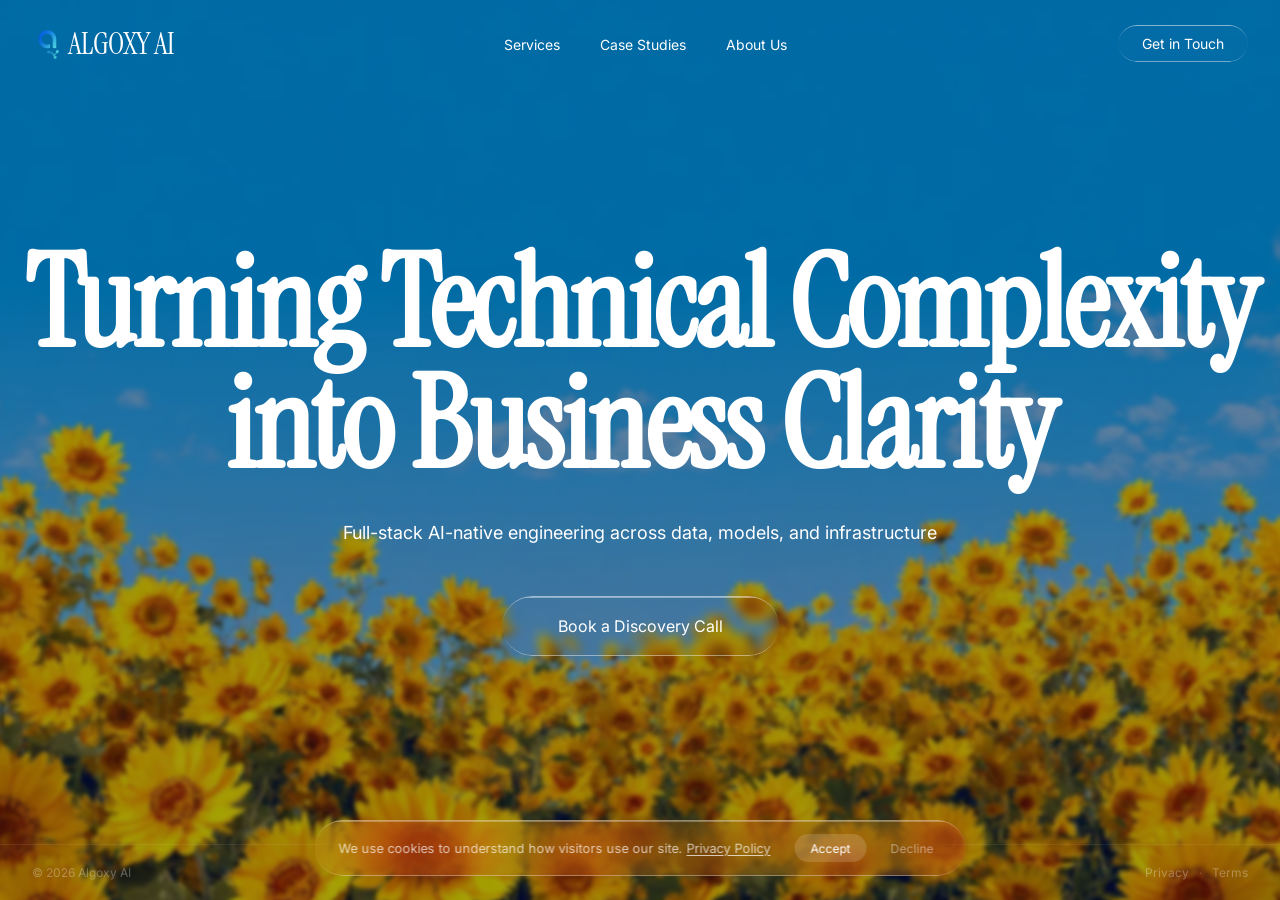
<file: index.html>
<!DOCTYPE html>
<html lang="en">
<head>
  <meta charset="UTF-8" />
  <meta name="viewport" content="width=device-width, initial-scale=1.0" />
  <title>Algoxy AI | AI-native Full-Stack Engineering</title>
  <meta name="description" content="Full-stack AI engineering across data, models, and infrastructure - turning technical complexity into business clarity." />
  <!-- Open Graph -->
  <meta property="og:type"        content="website" />
  <meta property="og:site_name"   content="Algoxy AI" />
  <meta property="og:url"         content="https://algoxy.ai" />
  <meta property="og:title"       content="Algoxy AI | AI-native Full-Stack Engineering" />
  <meta property="og:description" content="Full-stack AI engineering across data, models, and infrastructure - turning technical complexity into business clarity." />
  <meta property="og:image"       content="https://algoxy.ai/src/og-image.png" />
  <!-- Twitter / X -->
  <meta name="twitter:card"        content="summary_large_image" />
  <meta name="twitter:title"       content="Algoxy AI | AI-native Full-Stack Engineering" />
  <meta name="twitter:description" content="Full-stack AI engineering across data, models, and infrastructure - turning technical complexity into business clarity." />
  <meta name="twitter:image"       content="https://algoxy.ai/src/og-image.png" />
  <link rel="icon" type="image/png" href="src/logo.png" />
  <!-- Analytics loaded conditionally via src/consent.js -->
  <link rel="preconnect" href="https://fonts.googleapis.com" />
  <link rel="preconnect" href="https://fonts.gstatic.com" crossorigin />
  <link href="https://fonts.googleapis.com/css2?family=Instrument+Serif:ital@0;1&family=Inter:wght@400;500&display=swap" rel="stylesheet" />

  <style>
    html {
      scroll-behavior: smooth;
    }

    *, *::before, *::after {
      box-sizing: border-box;
      margin: 0;
      padding: 0;
    }

    body {
      background-color: hsl(0, 0%, 0%);
      color: #fff;
      font-family: 'Inter', sans-serif;
      -webkit-font-smoothing: antialiased;
    }

    h1, h2, h3, h4, h5, h6 {
      font-family: 'Instrument Serif', serif;
    }

    /* ── Liquid Glass ─────────────────────────────────────────── */
    .liquid-glass {
      position: relative;
      background: rgba(255, 255, 255, 0.01);
      background-blend-mode: luminosity;
      backdrop-filter: blur(4px);
      -webkit-backdrop-filter: blur(4px);
      border: none;
      box-shadow: inset 0 1px 1px rgba(255, 255, 255, 0.15);
      overflow: hidden;
      cursor: pointer;
      color: #fff;
      font-family: 'Inter', sans-serif;
      transition: scale 0.2s ease;
    }

    .liquid-glass:hover {
      scale: 1.03;
    }

    .liquid-glass::before {
      content: '';
      position: absolute;
      inset: 0;
      border-radius: inherit;
      padding: 1.4px;
      background: linear-gradient(
        180deg,
        rgba(255, 255, 255, 0.45) 0%,
        rgba(255, 255, 255, 0.15) 20%,
        rgba(255, 255, 255, 0) 40%,
        rgba(255, 255, 255, 0) 60%,
        rgba(255, 255, 255, 0.15) 80%,
        rgba(255, 255, 255, 0.45) 100%
      );
      -webkit-mask: linear-gradient(#fff 0 0) content-box, linear-gradient(#fff 0 0);
      -webkit-mask-composite: xor;
      mask-composite: exclude;
      pointer-events: none;
    }

    /* ── Animations ───────────────────────────────────────────── */
    @keyframes fade-rise {
      from {
        opacity: 0;
        transform: translateY(24px);
      }
      to {
        opacity: 1;
        transform: translateY(0);
      }
    }

    .animate-fade-rise {
      animation: fade-rise 0.8s ease-out 0.2s both;
    }

    .animate-fade-rise-delay {
      animation: fade-rise 0.8s ease-out 0.4s both;
    }

    .animate-fade-rise-delay-2 {
      animation: fade-rise 0.8s ease-out 0.6s both;
    }

    /* ── Section ──────────────────────────────────────────────── */
    .hero-section {
      position: relative;
      min-height: 100vh;
      overflow: hidden;
      background: #000;
      display: flex;
      flex-direction: column;
    }

    /* ── Background Video ─────────────────────────────────────── */
    .hero-video {
      position: absolute;
      inset: 0;
      width: 100%;
      height: 100%;
      object-fit: cover;
      z-index: 0;
      filter: blur(2px);
      transform: scale(1.04); /* prevents blurred edges showing */
    }

    /* ── Overlay (subtle darkening over video) ────────────────── */
    .hero-overlay {
      position: absolute;
      inset: 0;
      background: rgba(0, 0, 0, 0.35);
      z-index: 1;
    }

    /* ── Navbar ───────────────────────────────────────────────── */
    .navbar {
      position: relative;
      z-index: 10;
      display: flex;
      flex-direction: row;
      justify-content: space-between;
      align-items: center;
      padding: 1.5rem 2rem;
      max-width: 80rem;
      width: 100%;
      margin: 0 auto;
    }

    .navbar-brand {
      font-family: 'Instrument Serif', serif;
      font-size: 1.875rem;
      letter-spacing: -0.025em;
      color: #fff;
      text-decoration: none;
      white-space: nowrap;
      display: flex;
      align-items: center;
      gap: 0.25rem;
    }

    .navbar-logo {
      height: 2rem;
      width: auto;
      display: block;
    }

    .navbar-links {
      display: none;
      flex-direction: row;
      gap: 2.5rem;
      list-style: none;
      flex: 1;
      justify-content: center;
    }

    .navbar-links a {
      font-size: 0.875rem;
      color: #fff;
      text-decoration: none;
      opacity: 1;
      transition: opacity 0.2s ease;
    }

    .navbar-links a:hover {
      opacity: 0.8;
    }

    .navbar-cta {
      border-radius: 9999px;
      padding: 0.625rem 1.5rem;
      font-size: 0.875rem;
    }

    @media (min-width: 768px) {
      .navbar-links {
        display: flex;
      }
    }

    /* ── Hero Content ─────────────────────────────────────────── */
    .hero-content {
      position: relative;
      z-index: 10;
      flex: 1;
      display: flex;
      flex-direction: column;
      align-items: center;
      justify-content: center;
      text-align: center;
      padding: 2rem 1.5rem 4rem;
    }

    .hero-h1 {
      font-family: 'Instrument Serif', serif;
      font-size: clamp(3rem, 10vw, 6rem);
      line-height: 0.95;
      letter-spacing: -0.153rem;
      max-width: 80rem;
      color: #fff;
    }

    @media (min-width: 640px) {
      .hero-h1 {
        font-size: clamp(3rem, 12vw, 7rem);
      }
    }

    @media (min-width: 768px) {
      .hero-h1 {
        font-size: 8rem;
      }
      .desktop-break { display: inline; }
    }

    .desktop-break { display: none; }

    .hero-p {
      font-family: 'Inter', sans-serif;
      font-size: 1rem;
      max-width: 42rem;
      margin-top: 2rem;
      line-height: 1.7;
      color: #fff;
    }

    @media (min-width: 640px) {
      .hero-p {
        font-size: 1.125rem;
      }
    }

    .hero-cta {
      border-radius: 9999px;
      padding: 1.25rem 3.5rem;
      font-size: 1rem;
      margin-top: 3rem;
    }

    /* Secondary CTA — mobile only, below main button */
    .hero-cta-secondary {
      display: none;
      border-radius: 9999px;
      padding: 0.875rem 2.5rem;
      font-size: 0.875rem;
      margin-top: 0.875rem;
    }

    /* ── Hamburger — hidden on desktop ───────────────────────── */
    .hamburger {
      display: none;
      flex-direction: column;
      justify-content: center;
      gap: 5.5px;
      background: none;
      border: none;
      cursor: pointer;
      padding: 4px;
      flex-shrink: 0;
    }

    .hamburger span {
      display: block;
      width: 22px;
      height: 1.5px;
      background: #fff;
      border-radius: 2px;
      transition: transform 0.25s ease, opacity 0.25s ease;
    }

    .hamburger.open span:nth-child(1) { transform: translateY(7px) rotate(45deg); }
    .hamburger.open span:nth-child(2) { opacity: 0; }
    .hamburger.open span:nth-child(3) { transform: translateY(-7px) rotate(-45deg); }

    /* ── Mobile backdrop ─────────────────────────────────────── */
    .mobile-backdrop {
      position: fixed;
      inset: 0;
      background: rgba(0, 0, 0, 0.5);
      z-index: 100;
      visibility: hidden;
      opacity: 0;
      pointer-events: none;
      transition: opacity 0.3s ease, visibility 0.3s ease;
    }

    .mobile-backdrop.open {
      visibility: visible;
      opacity: 1;
      pointer-events: auto;
    }

    /* ── Slide-down panel menu — liquid glass ────────────────── */
    .mobile-menu {
      position: fixed;
      top: 0;
      left: 0;
      right: 0;
      z-index: 200;
      background: rgba(255, 255, 255, 0.04);
      backdrop-filter: blur(22px) saturate(1.8);
      -webkit-backdrop-filter: blur(22px) saturate(1.8);
      box-shadow: inset 0 1px 1px rgba(255, 255, 255, 0.15);
      overflow: hidden;
      padding: 5.5rem 2rem 2rem;
      transform: translateY(-100%);
      opacity: 0;
      pointer-events: none;
      transition: transform 0.35s cubic-bezier(0.4, 0, 0.2, 1),
                  opacity 0.3s ease;
    }

    /* Gradient border — same trick as .liquid-glass::before */
    .mobile-menu::before {
      content: '';
      position: absolute;
      inset: 0;
      padding: 1.4px;
      background: linear-gradient(
        180deg,
        rgba(255, 255, 255, 0.3)  0%,
        rgba(255, 255, 255, 0.1)  20%,
        rgba(255, 255, 255, 0)    40%,
        rgba(255, 255, 255, 0)    60%,
        rgba(255, 255, 255, 0.1)  80%,
        rgba(255, 255, 255, 0.35) 100%
      );
      -webkit-mask: linear-gradient(#fff 0 0) content-box, linear-gradient(#fff 0 0);
      -webkit-mask-composite: xor;
      mask-composite: exclude;
      pointer-events: none;
    }

    .mobile-menu.open {
      transform: translateY(0);
      opacity: 1;
      pointer-events: auto;
    }

    .mobile-menu-links {
      list-style: none;
      display: flex;
      flex-direction: column;
    }

    .mobile-menu-links li {
      border-bottom: 1px solid rgba(255, 255, 255, 0.07);
    }

    .mobile-menu-links li:last-child { border-bottom: none; }

    .mobile-menu-links a {
      font-family: 'Instrument Serif', serif;
      font-size: 1.75rem;
      color: #fff;
      text-decoration: none;
      letter-spacing: -0.02em;
      opacity: 0.85;
      display: block;
      padding: 0.85rem 0;
      transition: opacity 0.2s ease;
    }

    .mobile-menu-links a:hover { opacity: 1; }
    .mobile-menu-links a.inactive { opacity: 0.3; cursor: default; pointer-events: none; }

    /* Navbar lifts above panel + backdrop when open */
    .navbar.menu-open { z-index: 300; }

    /* ── Mobile bottom nav ───────────────────────────────────── */
    .mobile-nav-bottom { display: none; }

    @media (max-width: 767px) {
      /* Grid layout: navbar / hero-content / bottom-nav fill exactly 100vh */
      .hero-section {
        display: grid;
        grid-template-rows: auto 1fr auto;
        height: 100vh;
        min-height: unset;
        overflow: hidden;
      }

      /* Hide hamburger, center brand */
      .hamburger    { display: none; }
      .navbar-cta   { display: none; }
      .navbar       { justify-content: center; }

      /* Bottom nav visible, layered above bg */
      .mobile-nav-bottom {
        display: flex;
        justify-content: space-around;
        align-items: center;
        padding: 1.5rem 2rem 2rem;
        position: relative;
        z-index: 10;
      }

      .mobile-nav-bottom a {
        font-family: 'Inter', sans-serif;
        font-size: 0.75rem;
        letter-spacing: 0.08em;
        text-transform: uppercase;
        color: rgba(255, 255, 255, 0.75);
        text-decoration: underline;
        text-underline-offset: 5px;
        text-decoration-color: rgba(255, 255, 255, 0.35);
        transition: color 0.2s ease, text-decoration-color 0.2s ease;
      }

      .mobile-nav-bottom a:hover {
        color: #fff;
        text-decoration-color: rgba(255, 255, 255, 0.7);
      }
      .mobile-nav-bottom a.inactive { opacity: 0.3; pointer-events: none; }
    }

    /* ── Cookie consent banner ───────────────────────────────── */
    .cookie-banner {
      position: fixed;
      display: none;
      bottom: 1.5rem;
      left: 50%;
      transform: translateX(-50%);
      opacity: 0;
      z-index: 500;
      align-items: center;
      gap: 1.5rem;
      padding: 0.875rem 1rem 0.875rem 1.5rem;
      border-radius: 9999px;
      background: rgba(255, 255, 255, 0.04);
      backdrop-filter: blur(22px) saturate(1.8);
      -webkit-backdrop-filter: blur(22px) saturate(1.8);
      box-shadow: inset 0 1px 1px rgba(255, 255, 255, 0.15);
      white-space: nowrap;
      transition: opacity 0.35s ease;
    }

    .cookie-banner::before {
      content: '';
      position: absolute;
      inset: 0;
      border-radius: inherit;
      padding: 1.4px;
      background: linear-gradient(
        180deg,
        rgba(255, 255, 255, 0.3)  0%,
        rgba(255, 255, 255, 0.1)  20%,
        rgba(255, 255, 255, 0)    40%,
        rgba(255, 255, 255, 0)    60%,
        rgba(255, 255, 255, 0.1)  80%,
        rgba(255, 255, 255, 0.35) 100%
      );
      -webkit-mask: linear-gradient(#fff 0 0) content-box, linear-gradient(#fff 0 0);
      -webkit-mask-composite: xor;
      mask-composite: exclude;
      pointer-events: none;
    }

    .cookie-banner.visible {
      opacity: 1;
    }

    .cookie-text {
      font-family: 'Inter', sans-serif;
      font-size: 0.8rem;
      color: rgba(255, 255, 255, 0.7);
    }

    .cookie-actions {
      display: flex;
      gap: 0.5rem;
      flex-shrink: 0;
    }

    .cookie-btn {
      font-family: 'Inter', sans-serif;
      font-size: 0.75rem;
      border-radius: 9999px;
      padding: 0.4rem 1rem;
      cursor: pointer;
      border: none;
      transition: opacity 0.2s ease;
      touch-action: manipulation;
      -webkit-tap-highlight-color: transparent;
    }

    .cookie-accept {
      background: rgba(255, 255, 255, 0.15);
      color: #fff;
    }

    .cookie-decline {
      background: transparent;
      color: rgba(255, 255, 255, 0.45);
    }

    .cookie-btn:hover { opacity: 0.75; }

    @media (max-width: 640px) {
      .cookie-banner {
        flex-direction: column;
        gap: 0.75rem;
        border-radius: 1.25rem;
        padding: 1rem 1.25rem;
        width: calc(100% - 2.5rem);
        white-space: normal;
        text-align: center;
        bottom: 5rem;
      }
    }

    @media (max-width: 640px) {
      .navbar {
        padding: 1.25rem 1.25rem;
      }
      .navbar-brand {
        font-size: 1.35rem;
      }
      .navbar-logo {
        height: 1.5rem;
      }
      .hero-content {
        padding: 1rem 1.25rem 2rem;
      }
      .hero-cta {
        padding: 1rem 2.5rem;
        font-size: 0.9rem;
      }
      .hero-cta-secondary {
        display: inline-block;
      }
    }

    /* ── Site footer ──────────────────────────────────────────── */
    .site-footer {
      position: relative;
      z-index: 2;
      display: flex;
      justify-content: space-between;
      align-items: center;
      padding: 1.25rem 2rem;
      max-width: 80rem;
      width: 100%;
      margin: 0 auto;
      border-top: 1px solid rgba(255, 255, 255, 0.07);
      flex-shrink: 0;
    }

    .footer-copy {
      font-family: 'Inter', sans-serif;
      font-size: 0.75rem;
      color: rgba(255, 255, 255, 0.3);
    }

    .footer-links {
      display: flex;
      align-items: center;
      gap: 0.625rem;
    }

    .footer-links a {
      font-family: 'Inter', sans-serif;
      font-size: 0.75rem;
      color: rgba(255, 255, 255, 0.3);
      text-decoration: none;
      transition: color 0.2s ease;
    }

    .footer-links a:hover { color: rgba(255, 255, 255, 0.7); }

    .footer-sep {
      font-size: 0.75rem;
      color: rgba(255, 255, 255, 0.2);
    }

    @media (max-width: 767px) {
      .site-footer { display: none; }
    }

    @media (max-width: 640px) {
      .site-footer {
        flex-direction: column;
        gap: 0.375rem;
        padding: 1rem 1.25rem;
        text-align: center;
      }
    }
  </style>
</head>
<body>
  <section class="hero-section">

    <!-- Background Image -->
    <img src="src/photo.webp" alt="" class="hero-video" />

    <!-- Dark overlay -->
    <div class="hero-overlay"></div>

    <!-- Navbar -->
    <nav class="navbar">
      <button class="hamburger" aria-label="Toggle menu">
        <span></span><span></span><span></span>
      </button>

      <a href="#" class="navbar-brand">
        <img src="src/logo.webp" alt="Algoxy AI Logo" class="navbar-logo" />
        ALGOXY AI
      </a>

      <ul class="navbar-links">
        <li><a href="services.html">Services</a></li>
        <li><a href="case-studies.html">Case Studies</a></li>
        <li><a href="about.html">About Us</a></li>
      </ul>

      <a href="mailto:contact@algoxy.ai" class="liquid-glass navbar-cta" style="text-decoration:none;">Get in Touch</a>
    </nav>

    <!-- Hero Content -->
    <div class="hero-content">
      <h1 class="hero-h1 animate-fade-rise">
        Turning Technical Complexity<br class="desktop-break" /> into Business Clarity
      </h1>

      <p class="hero-p animate-fade-rise-delay">
        Full-stack AI-native engineering across data, models, and infrastructure
      </p>

      <a href="https://cal.com/algoxy/30min" target="_blank" class="liquid-glass hero-cta animate-fade-rise-delay-2" style="text-decoration:none;">
        Book a Discovery Call
      </a>

      <a href="mailto:contact@algoxy.ai" class="liquid-glass hero-cta-secondary animate-fade-rise-delay-2" style="text-decoration:none;">
        Get in Touch
      </a>
    </div>

    <!-- Mobile bottom nav (inside section — sits in grid row 3) -->
    <nav class="mobile-nav-bottom">
      <a href="services.html">Services</a>
      <a href="case-studies.html">Case Studies</a>
      <a href="about.html">About Us</a>
    </nav>

    <footer class="site-footer">
      <span class="footer-copy">&copy; 2026 Algoxy AI</span>
      <nav class="footer-links">
        <a href="privacy.html">Privacy</a>
        <span class="footer-sep">&middot;</span>
        <a href="terms.html">Terms</a>
      </nav>
    </footer>

  </section>

  <!-- Mobile backdrop -->
  <div class="mobile-backdrop" id="mobileBackdrop"></div>

  <!-- Mobile slide-down panel -->
  <div class="mobile-menu" id="mobileMenu">
    <ul class="mobile-menu-links">
      <li><a href="index.html" class="inactive">Home</a></li>
      <li><a href="services.html">Services</a></li>
      <li><a href="case-studies.html">Case Studies</a></li>
      <li><a href="about.html">About Us</a></li>
    </ul>
  </div>

  <!-- Cookie consent banner -->
  <div class="cookie-banner" id="cookieBanner">
    <p class="cookie-text">We use cookies to understand how visitors use our site. <a href="privacy.html" style="color:inherit;text-underline-offset:2px;">Privacy Policy</a></p>
    <div class="cookie-actions">
      <button class="cookie-btn cookie-accept" id="cookieAccept">Accept</button>
      <button class="cookie-btn cookie-decline" id="cookieDecline">Decline</button>
    </div>
  </div>
  <script src="src/consent.js"></script>

  <script>
    const hamburger = document.querySelector('.hamburger');
    const navbar    = document.querySelector('.navbar');
    const menu      = document.getElementById('mobileMenu');
    const backdrop  = document.getElementById('mobileBackdrop');

    function closeMenu() {
      hamburger.classList.remove('open');
      navbar.classList.remove('menu-open');
      menu.classList.remove('open');
      backdrop.classList.remove('open');
    }

    hamburger.addEventListener('click', () => {
      const isOpen = menu.classList.contains('open');
      if (isOpen) { closeMenu(); }
      else {
        hamburger.classList.add('open');
        navbar.classList.add('menu-open');
        menu.classList.add('open');
        backdrop.classList.add('open');
      }
    });

    backdrop.addEventListener('click', closeMenu);
    menu.querySelectorAll('a:not(.inactive)').forEach(a => {
      a.addEventListener('click', closeMenu);
    });
  </script>
</body>
</html>
</file>
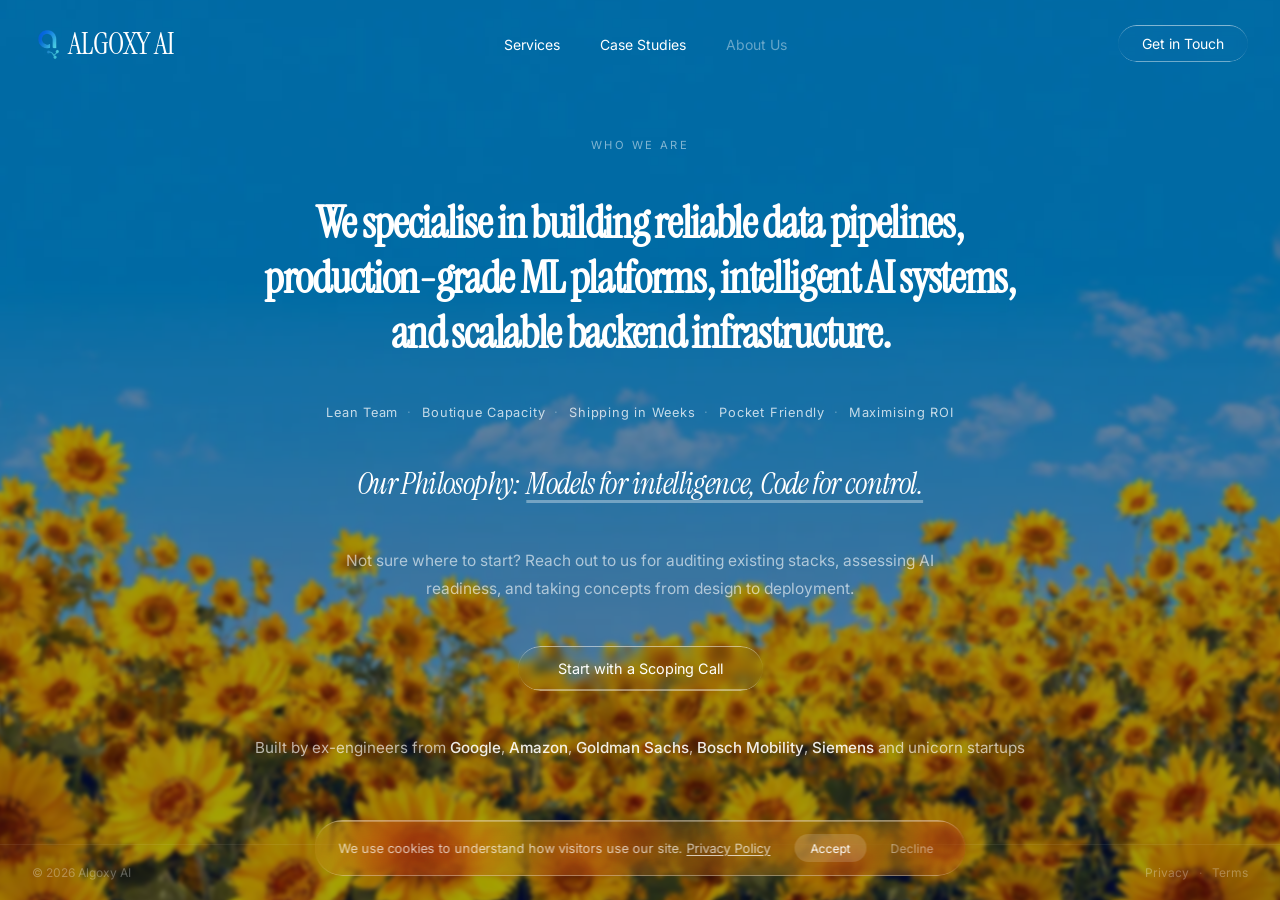
<file: about.html>
<!DOCTYPE html>
<html lang="en">
<head>
  <meta charset="UTF-8" />
  <meta name="viewport" content="width=device-width, initial-scale=1.0" />
  <title>About - Algoxy AI</title>
  <meta name="description" content="Lean AI engineering team. Ex-engineers from Google, Amazon, Goldman Sachs, Bosch Mobility, Siemens, and unicorn startups." />
  <!-- Open Graph -->
  <meta property="og:type"        content="website" />
  <meta property="og:site_name"   content="Algoxy AI" />
  <meta property="og:url"         content="https://algoxy.ai/about.html" />
  <meta property="og:title"       content="About | Algoxy AI" />
  <meta property="og:description" content="Lean AI engineering team. Ex-engineers from Google, Amazon, Goldman Sachs, Bosch Mobility, Siemens, and unicorn startups." />
  <meta property="og:image"       content="https://algoxy.ai/src/og-image.png" />
  <!-- Twitter / X -->
  <meta name="twitter:card"        content="summary_large_image" />
  <meta name="twitter:title"       content="About | Algoxy AI" />
  <meta name="twitter:description" content="Lean AI engineering team. Ex-engineers from Google, Amazon, Goldman Sachs, Bosch Mobility, Siemens, and unicorn startups." />
  <meta name="twitter:image"       content="https://algoxy.ai/src/og-image.png" />
  <link rel="icon" type="image/png" href="src/logo.png" />
  <!-- Analytics loaded conditionally via src/consent.js -->
  <link rel="preconnect" href="https://fonts.googleapis.com" />
  <link rel="preconnect" href="https://fonts.gstatic.com" crossorigin />
  <link href="https://fonts.googleapis.com/css2?family=Instrument+Serif:ital@0;1&family=Inter:wght@400;500&display=swap" rel="stylesheet" />

  <style>
    html, body {
      height: 100%;
      margin: 0;
      padding: 0;
    }

    *, *::before, *::after {
      box-sizing: border-box;
      margin: 0;
      padding: 0;
    }

    body {
      background-color: hsl(0, 0%, 0%);
      color: #fff;
      font-family: 'Inter', sans-serif;
      -webkit-font-smoothing: antialiased;
    }

    h1, h2, h3 {
      font-family: 'Instrument Serif', serif;
    }

    /* ── Liquid Glass ─────────────────────────────────────────── */
    .liquid-glass {
      position: relative;
      background: rgba(255, 255, 255, 0.01);
      background-blend-mode: luminosity;
      backdrop-filter: blur(4px);
      -webkit-backdrop-filter: blur(4px);
      border: none;
      box-shadow: inset 0 1px 1px rgba(255, 255, 255, 0.15);
      overflow: hidden;
      cursor: pointer;
      color: #fff;
      font-family: 'Inter', sans-serif;
      transition: scale 0.2s ease;
    }

    .liquid-glass:hover { scale: 1.03; }

    .liquid-glass::before {
      content: '';
      position: absolute;
      inset: 0;
      border-radius: inherit;
      padding: 1.4px;
      background: linear-gradient(
        180deg,
        rgba(255, 255, 255, 0.45) 0%,
        rgba(255, 255, 255, 0.15) 20%,
        rgba(255, 255, 255, 0)    40%,
        rgba(255, 255, 255, 0)    60%,
        rgba(255, 255, 255, 0.15) 80%,
        rgba(255, 255, 255, 0.45) 100%
      );
      -webkit-mask: linear-gradient(#fff 0 0) content-box, linear-gradient(#fff 0 0);
      -webkit-mask-composite: xor;
      mask-composite: exclude;
      pointer-events: none;
    }

    /* ── Animations ───────────────────────────────────────────── */
    @keyframes fade-rise {
      from { opacity: 0; transform: translateY(24px); }
      to   { opacity: 1; transform: translateY(0); }
    }

    .animate-fade-rise        { animation: fade-rise 0.8s ease-out 0.1s  both; }
    .animate-fade-rise-delay  { animation: fade-rise 0.8s ease-out 0.3s  both; }
    .animate-fade-rise-delay-2{ animation: fade-rise 0.8s ease-out 0.5s  both; }
    .animate-fade-rise-delay-3{ animation: fade-rise 0.8s ease-out 0.65s both; }
    .animate-fade-rise-delay-4{ animation: fade-rise 0.8s ease-out 0.8s  both; }
    .animate-fade-rise-delay-5{ animation: fade-rise 0.8s ease-out 0.95s both; }
    .animate-fade-rise-delay-6{ animation: fade-rise 0.8s ease-out 1.1s  both; }

    /* ── Page — full-screen, no scroll ───────────────────────── */
    .page {
      position: relative;
      height: 100vh;
      overflow: hidden;
      background: #000;
      display: flex;
      flex-direction: column;
    }

    /* ── Background video ─────────────────────────────────────── */
    .bg-video {
      position: absolute;
      inset: 0;
      width: 100%;
      height: 100%;
      object-fit: cover;
      z-index: 0;
      filter: blur(2px);
      transform: scale(1.04);
    }

    .bg-overlay {
      position: absolute;
      inset: 0;
      background: rgba(0, 0, 0, 0.35);
      z-index: 1;
    }

    /* ── Content above video ──────────────────────────────────── */
    .page-content {
      position: relative;
      z-index: 2;
      display: flex;
      flex-direction: column;
      flex: 1;
      min-height: 0;
    }

    /* ── Navbar — identical to index.html ────────────────────── */
    .navbar {
      flex-shrink: 0;
      display: flex;
      flex-direction: row;
      justify-content: space-between;
      align-items: center;
      padding: 1.5rem 2rem;
      max-width: 80rem;
      width: 100%;
      margin: 0 auto;
    }

    .navbar-brand {
      font-family: 'Instrument Serif', serif;
      font-size: 1.875rem;
      letter-spacing: -0.025em;
      color: #fff;
      text-decoration: none;
      white-space: nowrap;
      display: flex;
      align-items: center;
      gap: 0.25rem;
    }

    .navbar-logo {
      height: 2rem;
      width: auto;
      display: block;
    }

    .navbar-links {
      display: none;
      flex-direction: row;
      gap: 2.5rem;
      list-style: none;
      flex: 1;
      justify-content: center;
    }

    .navbar-links a {
      font-size: 0.875rem;
      color: #fff;
      text-decoration: none;
      transition: opacity 0.2s ease;
    }

    .navbar-links a:hover  { opacity: 0.8; }
    .navbar-links a.active { opacity: 0.4; pointer-events: none; }

    .navbar-cta {
      border-radius: 9999px;
      padding: 0.625rem 1.5rem;
      font-size: 0.875rem;
    }

    @media (min-width: 768px) {
      .navbar-links { display: flex; }
    }

    /* ── About content — centered in remaining space ──────────── */
    .about-body {
      flex: 1;
      display: flex;
      flex-direction: column;
      align-items: center;
      justify-content: center;
      text-align: center;
      padding: 2rem 2rem 4rem;
      gap: 2.75rem;
    }

    /* Label */
    .about-label {
      font-family: 'Inter', sans-serif;
      font-size: 0.7rem;
      letter-spacing: 0.22em;
      text-transform: uppercase;
      color: rgba(255, 255, 255, 0.5);
    }

    /* Main description */
    .about-description {
      font-family: 'Instrument Serif', serif;
      font-size: clamp(1.75rem, 3.5vw, 2.75rem);
      line-height: 1.25;
      letter-spacing: -0.03em;
      color: #fff;
      max-width: 70rem;
    }

    /* Attribute pills row */
    .about-attrs {
      display: flex;
      flex-wrap: wrap;
      align-items: center;
      justify-content: center;
      gap: 0 1.5rem;
      list-style: none;
    }

    .about-attrs li {
      font-family: 'Inter', sans-serif;
      font-size: 0.8rem;
      letter-spacing: 0.06em;
      color: rgba(255, 255, 255, 0.75);
      position: relative;
    }

    /* dot separator between items except the last */
    .about-attrs li:not(:last-child)::after {
      content: '·';
      position: absolute;
      right: -0.85rem;
      color: rgba(255, 255, 255, 0.3);
    }

    /* Philosophy */
    .about-philosophy {
      font-family: 'Instrument Serif', serif;
      font-style: italic;
      font-size: clamp(1.25rem, 2.5vw, 1.875rem);
      color: #fff;
      letter-spacing: -0.02em;
    }

    .about-philosophy-underline {
      text-decoration: underline;
      text-underline-offset: 6px;
      text-decoration-color: rgba(255, 255, 255, 0.35);
    }

    /* Reach-out nudge */
    .about-reach-out {
      font-family: 'Inter', sans-serif;
      font-size: clamp(0.82rem, 1.4vw, 0.97rem);
      color: rgba(255, 255, 255, 0.6);
      line-height: 1.75;
      max-width: 38rem;
    }

    /* Scoping call CTA */
    .about-scoping-cta {
      border-radius: 9999px;
      padding: 0.875rem 2.5rem;
      font-size: 0.9rem;
    }

    /* Background line */
    .about-background {
      font-family: 'Inter', sans-serif;
      font-size: clamp(0.8rem, 1.5vw, 0.95rem);
      color: rgba(255, 255, 255, 0.65);
      line-height: 1.7;
      white-space: nowrap; /* desktop: single line */
    }

    .about-background strong {
      color: rgba(255, 255, 255, 0.9);
      font-weight: 500;
    }

    /* ── Hamburger — hidden on desktop ───────────────────────── */
    .hamburger {
      display: none;
      flex-direction: column;
      justify-content: center;
      gap: 5.5px;
      background: none;
      border: none;
      cursor: pointer;
      padding: 4px;
      flex-shrink: 0;
    }

    .hamburger span {
      display: block;
      width: 22px;
      height: 1.5px;
      background: #fff;
      border-radius: 2px;
      transition: transform 0.25s ease, opacity 0.25s ease;
    }

    .hamburger.open span:nth-child(1) { transform: translateY(7px) rotate(45deg); }
    .hamburger.open span:nth-child(2) { opacity: 0; }
    .hamburger.open span:nth-child(3) { transform: translateY(-7px) rotate(-45deg); }

    /* ── Mobile backdrop ─────────────────────────────────────── */
    .mobile-backdrop {
      position: fixed;
      inset: 0;
      background: rgba(0, 0, 0, 0.5);
      z-index: 100;
      visibility: hidden;
      opacity: 0;
      pointer-events: none;
      transition: opacity 0.3s ease, visibility 0.3s ease;
    }

    .mobile-backdrop.open {
      visibility: visible;
      opacity: 1;
      pointer-events: auto;
    }

    /* ── Slide-down panel menu — liquid glass ────────────────── */
    .mobile-menu {
      position: fixed;
      top: 0;
      left: 0;
      right: 0;
      z-index: 200;
      background: rgba(255, 255, 255, 0.04);
      backdrop-filter: blur(22px) saturate(1.8);
      -webkit-backdrop-filter: blur(22px) saturate(1.8);
      box-shadow: inset 0 1px 1px rgba(255, 255, 255, 0.15);
      overflow: hidden;
      padding: 5.5rem 2rem 2rem;
      transform: translateY(-100%);
      opacity: 0;
      pointer-events: none;
      transition: transform 0.35s cubic-bezier(0.4, 0, 0.2, 1),
                  opacity 0.3s ease;
    }

    /* Gradient border — same trick as .liquid-glass::before */
    .mobile-menu::before {
      content: '';
      position: absolute;
      inset: 0;
      padding: 1.4px;
      background: linear-gradient(
        180deg,
        rgba(255, 255, 255, 0.3)  0%,
        rgba(255, 255, 255, 0.1)  20%,
        rgba(255, 255, 255, 0)    40%,
        rgba(255, 255, 255, 0)    60%,
        rgba(255, 255, 255, 0.1)  80%,
        rgba(255, 255, 255, 0.35) 100%
      );
      -webkit-mask: linear-gradient(#fff 0 0) content-box, linear-gradient(#fff 0 0);
      -webkit-mask-composite: xor;
      mask-composite: exclude;
      pointer-events: none;
    }

    .mobile-menu.open {
      transform: translateY(0);
      opacity: 1;
      pointer-events: auto;
    }

    .mobile-menu-links {
      list-style: none;
      display: flex;
      flex-direction: column;
    }

    .mobile-menu-links li {
      border-bottom: 1px solid rgba(255, 255, 255, 0.07);
    }

    .mobile-menu-links li:last-child { border-bottom: none; }

    .mobile-menu-links a {
      font-family: 'Instrument Serif', serif;
      font-size: 1.75rem;
      color: #fff;
      text-decoration: none;
      letter-spacing: -0.02em;
      opacity: 0.85;
      display: block;
      padding: 0.85rem 0;
      transition: opacity 0.2s ease;
    }

    .mobile-menu-links a:hover { opacity: 1; }
    .mobile-menu-links a.inactive { opacity: 0.3; cursor: default; pointer-events: none; }

    /* Navbar lifts above panel + backdrop when open */
    .navbar.menu-open { z-index: 300; }

    /* ── Mobile bottom nav ───────────────────────────────────── */
    .mobile-nav-bottom { display: none; }

    @media (max-width: 767px) {
      .hamburger  { display: none; }
      .navbar-cta { display: none; }
      .navbar     { justify-content: center; }

      .mobile-nav-bottom {
        display: flex;
        justify-content: space-around;
        align-items: center;
        padding: 1.5rem 2rem 2rem;
      }

      .mobile-nav-bottom a {
        font-family: 'Inter', sans-serif;
        font-size: 0.75rem;
        letter-spacing: 0.08em;
        text-transform: uppercase;
        color: rgba(255, 255, 255, 0.75);
        text-decoration: underline;
        text-underline-offset: 5px;
        text-decoration-color: rgba(255, 255, 255, 0.35);
        transition: color 0.2s ease, text-decoration-color 0.2s ease;
      }

      .mobile-nav-bottom a:hover {
        color: #fff;
        text-decoration-color: rgba(255, 255, 255, 0.7);
      }

      .mobile-nav-bottom a.inactive { opacity: 0.3; pointer-events: none; }
    }

    /* ── Cookie consent banner ───────────────────────────────── */
    .cookie-banner {
      position: fixed;
      display: none;
      bottom: 1.5rem;
      left: 50%;
      transform: translateX(-50%);
      opacity: 0;
      z-index: 500;
      align-items: center;
      gap: 1.5rem;
      padding: 0.875rem 1rem 0.875rem 1.5rem;
      border-radius: 9999px;
      background: rgba(255, 255, 255, 0.04);
      backdrop-filter: blur(22px) saturate(1.8);
      -webkit-backdrop-filter: blur(22px) saturate(1.8);
      box-shadow: inset 0 1px 1px rgba(255, 255, 255, 0.15);
      white-space: nowrap;
      transition: opacity 0.35s ease;
    }

    .cookie-banner::before {
      content: '';
      position: absolute;
      inset: 0;
      border-radius: inherit;
      padding: 1.4px;
      background: linear-gradient(
        180deg,
        rgba(255, 255, 255, 0.3)  0%,
        rgba(255, 255, 255, 0.1)  20%,
        rgba(255, 255, 255, 0)    40%,
        rgba(255, 255, 255, 0)    60%,
        rgba(255, 255, 255, 0.1)  80%,
        rgba(255, 255, 255, 0.35) 100%
      );
      -webkit-mask: linear-gradient(#fff 0 0) content-box, linear-gradient(#fff 0 0);
      -webkit-mask-composite: xor;
      mask-composite: exclude;
      pointer-events: none;
    }

    .cookie-banner.visible {
      opacity: 1;
    }

    .cookie-text {
      font-family: 'Inter', sans-serif;
      font-size: 0.8rem;
      color: rgba(255, 255, 255, 0.7);
    }

    .cookie-actions {
      display: flex;
      gap: 0.5rem;
      flex-shrink: 0;
    }

    .cookie-btn {
      font-family: 'Inter', sans-serif;
      font-size: 0.75rem;
      border-radius: 9999px;
      padding: 0.4rem 1rem;
      cursor: pointer;
      border: none;
      transition: opacity 0.2s ease;
      touch-action: manipulation;
      -webkit-tap-highlight-color: transparent;
    }

    .cookie-accept {
      background: rgba(255, 255, 255, 0.15);
      color: #fff;
    }

    .cookie-decline {
      background: transparent;
      color: rgba(255, 255, 255, 0.45);
    }

    .cookie-btn:hover { opacity: 0.75; }

    @media (max-width: 640px) {
      .cookie-banner {
        flex-direction: column;
        gap: 0.75rem;
        border-radius: 1.25rem;
        padding: 1rem 1.25rem;
        width: calc(100% - 2.5rem);
        white-space: normal;
        text-align: center;
        bottom: 5rem;
      }
    }

    /* ── Tablet ───────────────────────────────────────────────── */
    @media (max-width: 1024px) {
      .about-background {
        white-space: normal; /* allow wrapping on smaller screens */
      }
    }

    /* ── Mobile ───────────────────────────────────────────────── */
    @media (max-width: 767px) {
      /* Release fixed height so content isn't clipped */
      .page {
        height: auto;
        min-height: 100vh;
        overflow-y: auto;
      }
      /* Keep video covering the full viewport on mobile */
      .bg-video,
      .bg-overlay {
        position: fixed;
      }
      .navbar {
        padding: 1.25rem 1.25rem;
      }
      .navbar-brand {
        font-size: 1.35rem;
      }
      .navbar-logo {
        height: 1.5rem;
      }
      .navbar-cta {
        padding: 0.5rem 1rem;
        font-size: 0.75rem;
      }
      .about-body {
        gap: 1.75rem;
        padding: 1.5rem 1.25rem 3rem;
        justify-content: center;
      }
      .about-description {
        font-size: clamp(1.4rem, 6vw, 1.75rem);
      }
      .about-description br { display: none; }
      .about-philosophy {
        font-size: clamp(1.1rem, 4.5vw, 1.4rem);
      }
      .about-background {
        white-space: normal;
        font-size: 0.875rem;
      }
      .about-attrs {
        gap: 0.4rem 1.1rem;
      }
    }

    /* ── Site footer ──────────────────────────────────────────── */
    .site-footer {
      position: relative;
      z-index: 2;
      display: flex;
      justify-content: space-between;
      align-items: center;
      padding: 1.25rem 2rem;
      max-width: 80rem;
      width: 100%;
      margin: 0 auto;
      border-top: 1px solid rgba(255, 255, 255, 0.07);
      flex-shrink: 0;
    }

    .footer-copy {
      font-family: 'Inter', sans-serif;
      font-size: 0.75rem;
      color: rgba(255, 255, 255, 0.3);
    }

    .footer-links {
      display: flex;
      align-items: center;
      gap: 0.625rem;
    }

    .footer-links a {
      font-family: 'Inter', sans-serif;
      font-size: 0.75rem;
      color: rgba(255, 255, 255, 0.3);
      text-decoration: none;
      transition: color 0.2s ease;
    }

    .footer-links a:hover { color: rgba(255, 255, 255, 0.7); }

    .footer-sep {
      font-size: 0.75rem;
      color: rgba(255, 255, 255, 0.2);
    }

    @media (max-width: 767px) {
      .site-footer { display: none; }
    }
  </style>
</head>
<body>
  <div class="page">

    <!-- Background image -->
    <img src="src/photo.webp" alt="" class="bg-video" />
    <div class="bg-overlay"></div>

    <div class="page-content">

      <!-- Navbar -->
      <nav class="navbar animate-fade-rise">
        <button class="hamburger" aria-label="Toggle menu">
          <span></span><span></span><span></span>
        </button>
        <a href="index.html" class="navbar-brand">
          <img src="src/logo.webp" alt="Algoxy AI Logo" class="navbar-logo" />
          ALGOXY AI
        </a>
        <ul class="navbar-links">
          <li><a href="services.html">Services</a></li>
          <li><a href="case-studies.html">Case Studies</a></li>
          <li><a href="about.html" class="active">About Us</a></li>
        </ul>
        <a href="mailto:contact@algoxy.ai" class="liquid-glass navbar-cta" style="text-decoration:none;">Get in Touch</a>
      </nav>

      <!-- Centered about content -->
      <div class="about-body">

        <p class="about-label animate-fade-rise">Who we are</p>

        <h1 class="about-description animate-fade-rise-delay">
          We specialise in building reliable data pipelines, <br />production-grade ML platforms, intelligent AI systems, <br />and scalable backend infrastructure.
        </h1>

        <ul class="about-attrs animate-fade-rise-delay-2">
          <li>Lean Team</li>
          <li>Boutique Capacity</li>
          <li>Shipping in Weeks</li>
          <li>Pocket Friendly</li>
          <li>Maximising ROI</li>
        </ul>

        <p class="about-philosophy animate-fade-rise-delay-3">
          Our Philosophy: <span class="about-philosophy-underline">Models for intelligence, Code for control.</span>
        </p>

        <p class="about-reach-out animate-fade-rise-delay-4">
          Not sure where to start? Reach out to us for auditing existing stacks, assessing AI readiness, and taking concepts from design to deployment.
        </p>

        <a href="https://cal.com/algoxy/30min" target="_blank" class="liquid-glass about-scoping-cta animate-fade-rise-delay-5" style="text-decoration:none;">
          Start with a Scoping Call
        </a>

        <p class="about-background animate-fade-rise-delay-6">
          Built by ex-engineers from <strong>Google</strong>, <strong>Amazon</strong>, <strong>Goldman Sachs</strong>, <strong>Bosch Mobility</strong>, <strong>Siemens</strong> and unicorn startups
        </p>

      </div>

      <!-- Mobile bottom nav -->
      <nav class="mobile-nav-bottom">
        <a href="index.html">Home</a>
        <a href="services.html">Services</a>
        <a href="case-studies.html">Case Studies</a>
      </nav>

      <footer class="site-footer">
        <span class="footer-copy">&copy; 2026 Algoxy AI</span>
        <nav class="footer-links">
          <a href="privacy.html">Privacy</a>
          <span class="footer-sep">&middot;</span>
          <a href="terms.html">Terms</a>
        </nav>
      </footer>

    </div>
  </div>
  <!-- Mobile backdrop -->
  <div class="mobile-backdrop" id="mobileBackdrop"></div>

  <!-- Mobile slide-down panel -->
  <div class="mobile-menu" id="mobileMenu">
    <ul class="mobile-menu-links">
      <li><a href="index.html">Home</a></li>
      <li><a href="services.html">Services</a></li>
      <li><a href="case-studies.html">Case Studies</a></li>
      <li><a href="about.html" class="inactive">About Us</a></li>
    </ul>
  </div>

  <!-- Cookie consent banner -->
  <div class="cookie-banner" id="cookieBanner">
    <p class="cookie-text">We use cookies to understand how visitors use our site. <a href="privacy.html" style="color:inherit;text-underline-offset:2px;">Privacy Policy</a></p>
    <div class="cookie-actions">
      <button class="cookie-btn cookie-accept" id="cookieAccept">Accept</button>
      <button class="cookie-btn cookie-decline" id="cookieDecline">Decline</button>
    </div>
  </div>
  <script src="src/consent.js"></script>

  <script>
    const hamburger = document.querySelector('.hamburger');
    const navbar    = document.querySelector('.navbar');
    const menu      = document.getElementById('mobileMenu');
    const backdrop  = document.getElementById('mobileBackdrop');

    function closeMenu() {
      hamburger.classList.remove('open');
      navbar.classList.remove('menu-open');
      menu.classList.remove('open');
      backdrop.classList.remove('open');
    }

    hamburger.addEventListener('click', () => {
      const isOpen = menu.classList.contains('open');
      if (isOpen) { closeMenu(); }
      else {
        hamburger.classList.add('open');
        navbar.classList.add('menu-open');
        menu.classList.add('open');
        backdrop.classList.add('open');
      }
    });

    backdrop.addEventListener('click', closeMenu);
    menu.querySelectorAll('a:not(.inactive)').forEach(a => {
      a.addEventListener('click', closeMenu);
    });
  </script>
</body>
</html>
</file>
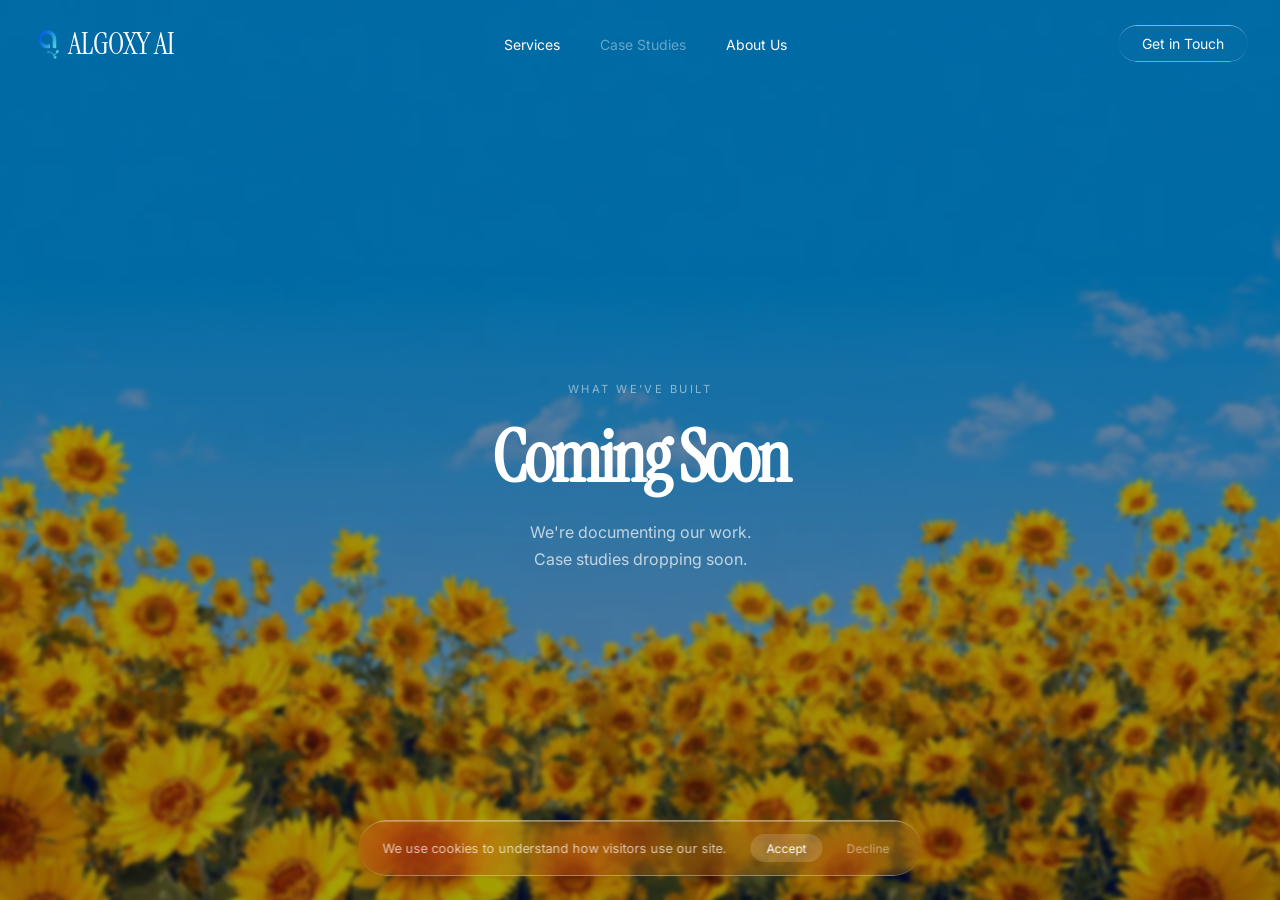
<file: case-studies.html>
<!DOCTYPE html>
<html lang="en">
<head>
  <meta charset="UTF-8" />
  <meta name="viewport" content="width=device-width, initial-scale=1.0" />
  <title>Case Studies - Algoxy AI</title>
  <meta name="description" content="How Algoxy AI builds data pipelines, ML platforms, and scalable AI systems for businesses. Case studies coming soon." />
  <!-- Open Graph -->
  <meta property="og:type"        content="website" />
  <meta property="og:site_name"   content="Algoxy AI" />
  <meta property="og:url"         content="https://algoxy.ai/case-studies.html" />
  <meta property="og:title"       content="Case Studies | Algoxy AI" />
  <meta property="og:description" content="How Algoxy AI builds data pipelines, ML platforms, and scalable AI systems for businesses. Case studies coming soon." />
  <meta property="og:image"       content="https://algoxy.ai/src/og-image.png" />
  <!-- Twitter / X -->
  <meta name="twitter:card"        content="summary_large_image" />
  <meta name="twitter:title"       content="Case Studies | Algoxy AI" />
  <meta name="twitter:description" content="How Algoxy AI builds data pipelines, ML platforms, and scalable AI systems for businesses. Case studies coming soon." />
  <meta name="twitter:image"       content="https://algoxy.ai/src/og-image.png" />
  <link rel="icon" type="image/png" href="src/logo.png" />
  <!-- Analytics loaded conditionally via src/consent.js -->
  <link rel="preconnect" href="https://fonts.googleapis.com" />
  <link rel="preconnect" href="https://fonts.gstatic.com" crossorigin />
  <link href="https://fonts.googleapis.com/css2?family=Instrument+Serif:ital@0;1&family=Inter:wght@400;500&display=swap" rel="stylesheet" />

  <style>
    html, body {
      height: 100%;
      margin: 0;
      padding: 0;
    }

    *, *::before, *::after {
      box-sizing: border-box;
      margin: 0;
      padding: 0;
    }

    body {
      background-color: hsl(0, 0%, 0%);
      color: #fff;
      font-family: 'Inter', sans-serif;
      -webkit-font-smoothing: antialiased;
    }

    h1, h2, h3 {
      font-family: 'Instrument Serif', serif;
    }

    /* ── Liquid Glass ─────────────────────────────────────────── */
    .liquid-glass {
      position: relative;
      background: rgba(255, 255, 255, 0.01);
      background-blend-mode: luminosity;
      backdrop-filter: blur(4px);
      -webkit-backdrop-filter: blur(4px);
      border: none;
      box-shadow: inset 0 1px 1px rgba(255, 255, 255, 0.15);
      overflow: hidden;
      cursor: pointer;
      color: #fff;
      font-family: 'Inter', sans-serif;
      transition: scale 0.2s ease;
    }

    .liquid-glass:hover { scale: 1.03; }

    .liquid-glass::before {
      content: '';
      position: absolute;
      inset: 0;
      border-radius: inherit;
      padding: 1.4px;
      background: linear-gradient(
        180deg,
        rgba(255, 255, 255, 0.45) 0%,
        rgba(255, 255, 255, 0.15) 20%,
        rgba(255, 255, 255, 0)    40%,
        rgba(255, 255, 255, 0)    60%,
        rgba(255, 255, 255, 0.15) 80%,
        rgba(255, 255, 255, 0.45) 100%
      );
      -webkit-mask: linear-gradient(#fff 0 0) content-box, linear-gradient(#fff 0 0);
      -webkit-mask-composite: xor;
      mask-composite: exclude;
      pointer-events: none;
    }

    /* ── Animations ───────────────────────────────────────────── */
    @keyframes fade-rise {
      from { opacity: 0; transform: translateY(24px); }
      to   { opacity: 1; transform: translateY(0); }
    }

    .animate-fade-rise       { animation: fade-rise 0.8s ease-out 0.1s  both; }
    .animate-fade-rise-delay { animation: fade-rise 0.8s ease-out 0.35s both; }

    /* ── Page — full-screen, no scroll ───────────────────────── */
    .page {
      position: relative;
      height: 100vh;
      overflow: hidden;
      background: #000;
      display: flex;
      flex-direction: column;
    }

    /* ── Background image ─────────────────────────────────────── */
    .bg-video {
      position: absolute;
      inset: 0;
      width: 100%;
      height: 100%;
      object-fit: cover;
      z-index: 0;
      filter: blur(2px);
      transform: scale(1.04);
    }

    .bg-overlay {
      position: absolute;
      inset: 0;
      background: rgba(0, 0, 0, 0.35);
      z-index: 1;
    }

    /* ── Content above video ──────────────────────────────────── */
    .page-content {
      position: relative;
      z-index: 2;
      display: flex;
      flex-direction: column;
      flex: 1;
      min-height: 0;
    }

    /* ── Navbar ───────────────────────────────────────────────── */
    .navbar {
      flex-shrink: 0;
      display: flex;
      flex-direction: row;
      justify-content: space-between;
      align-items: center;
      padding: 1.5rem 2rem;
      max-width: 80rem;
      width: 100%;
      margin: 0 auto;
    }

    .navbar-brand {
      font-family: 'Instrument Serif', serif;
      font-size: 1.875rem;
      letter-spacing: -0.025em;
      color: #fff;
      text-decoration: none;
      white-space: nowrap;
      display: flex;
      align-items: center;
      gap: 0.25rem;
    }

    .navbar-logo {
      height: 2rem;
      width: auto;
      display: block;
    }

    .navbar-links {
      display: none;
      flex-direction: row;
      gap: 2.5rem;
      list-style: none;
      flex: 1;
      justify-content: center;
    }

    .navbar-links a {
      font-size: 0.875rem;
      color: #fff;
      text-decoration: none;
      transition: opacity 0.2s ease;
    }

    .navbar-links a:hover  { opacity: 0.8; }
    .navbar-links a.active { opacity: 0.4; pointer-events: none; }

    .navbar-cta {
      border-radius: 9999px;
      padding: 0.625rem 1.5rem;
      font-size: 0.875rem;
    }

    @media (min-width: 768px) {
      .navbar-links { display: flex; }
    }

    /* ── Centered coming-soon content ────────────────────────── */
    .coming-body {
      flex: 1;
      display: flex;
      flex-direction: column;
      align-items: center;
      justify-content: center;
      text-align: center;
      padding: 2rem 2rem 4rem;
      gap: 1.5rem;
    }

    .coming-label {
      font-family: 'Inter', sans-serif;
      font-size: 0.7rem;
      letter-spacing: 0.22em;
      text-transform: uppercase;
      color: rgba(255, 255, 255, 0.5);
    }

    .coming-heading {
      font-family: 'Instrument Serif', serif;
      font-size: clamp(2.5rem, 6vw, 4.5rem);
      line-height: 1.05;
      letter-spacing: -0.04em;
      color: #fff;
    }

    .coming-sub {
      font-family: 'Inter', sans-serif;
      font-size: clamp(0.875rem, 1.5vw, 1rem);
      color: rgba(255, 255, 255, 0.7);
      line-height: 1.7;
      max-width: 28rem;
    }

    /* ── Hamburger — hidden on desktop ───────────────────────── */
    .hamburger {
      display: none;
      flex-direction: column;
      justify-content: center;
      gap: 5.5px;
      background: none;
      border: none;
      cursor: pointer;
      padding: 4px;
      flex-shrink: 0;
    }

    .hamburger span {
      display: block;
      width: 22px;
      height: 1.5px;
      background: #fff;
      border-radius: 2px;
      transition: transform 0.25s ease, opacity 0.25s ease;
    }

    .hamburger.open span:nth-child(1) { transform: translateY(7px) rotate(45deg); }
    .hamburger.open span:nth-child(2) { opacity: 0; }
    .hamburger.open span:nth-child(3) { transform: translateY(-7px) rotate(-45deg); }

    /* ── Mobile backdrop ─────────────────────────────────────── */
    .mobile-backdrop {
      position: fixed;
      inset: 0;
      background: rgba(0, 0, 0, 0.5);
      z-index: 100;
      visibility: hidden;
      opacity: 0;
      pointer-events: none;
      transition: opacity 0.3s ease, visibility 0.3s ease;
    }

    .mobile-backdrop.open {
      visibility: visible;
      opacity: 1;
      pointer-events: auto;
    }

    /* ── Slide-down panel menu — liquid glass ────────────────── */
    .mobile-menu {
      position: fixed;
      top: 0;
      left: 0;
      right: 0;
      z-index: 200;
      background: rgba(255, 255, 255, 0.04);
      backdrop-filter: blur(22px) saturate(1.8);
      -webkit-backdrop-filter: blur(22px) saturate(1.8);
      box-shadow: inset 0 1px 1px rgba(255, 255, 255, 0.15);
      overflow: hidden;
      padding: 5.5rem 2rem 2rem;
      transform: translateY(-100%);
      opacity: 0;
      pointer-events: none;
      transition: transform 0.35s cubic-bezier(0.4, 0, 0.2, 1),
                  opacity 0.3s ease;
    }

    .mobile-menu::before {
      content: '';
      position: absolute;
      inset: 0;
      padding: 1.4px;
      background: linear-gradient(
        180deg,
        rgba(255, 255, 255, 0.3)  0%,
        rgba(255, 255, 255, 0.1)  20%,
        rgba(255, 255, 255, 0)    40%,
        rgba(255, 255, 255, 0)    60%,
        rgba(255, 255, 255, 0.1)  80%,
        rgba(255, 255, 255, 0.35) 100%
      );
      -webkit-mask: linear-gradient(#fff 0 0) content-box, linear-gradient(#fff 0 0);
      -webkit-mask-composite: xor;
      mask-composite: exclude;
      pointer-events: none;
    }

    .mobile-menu.open {
      transform: translateY(0);
      opacity: 1;
      pointer-events: auto;
    }

    .mobile-menu-links {
      list-style: none;
      display: flex;
      flex-direction: column;
    }

    .mobile-menu-links li {
      border-bottom: 1px solid rgba(255, 255, 255, 0.07);
    }

    .mobile-menu-links li:last-child { border-bottom: none; }

    .mobile-menu-links a {
      font-family: 'Instrument Serif', serif;
      font-size: 1.75rem;
      color: #fff;
      text-decoration: none;
      letter-spacing: -0.02em;
      opacity: 0.85;
      display: block;
      padding: 0.85rem 0;
      transition: opacity 0.2s ease;
    }

    .mobile-menu-links a:hover  { opacity: 1; }
    .mobile-menu-links a.inactive { opacity: 0.3; cursor: default; pointer-events: none; }

    .navbar.menu-open { z-index: 300; }

    /* ── Mobile bottom nav ───────────────────────────────────── */
    .mobile-nav-bottom { display: none; }

    @media (max-width: 767px) {
      /* Identical to about.html mobile approach — preserves z-index stacking */
      .page {
        height: auto;
        min-height: 100vh;
        overflow-y: auto;
      }

      .bg-video,
      .bg-overlay { position: fixed; }

      /* page-content keeps position:relative; z-index:2 from base — DO NOT override */

      .hamburger  { display: none; }
      .navbar-cta { display: none; }
      .navbar     { justify-content: center; }

      .coming-body {
        justify-content: center;
        padding: 1.5rem 1.25rem 3rem;
        gap: 1.75rem;
      }

      .mobile-nav-bottom {
        display: flex;
        justify-content: space-around;
        align-items: center;
        padding: 1.5rem 2rem 2rem;
      }

      .mobile-nav-bottom a {
        font-family: 'Inter', sans-serif;
        font-size: 0.75rem;
        letter-spacing: 0.08em;
        text-transform: uppercase;
        color: rgba(255, 255, 255, 0.75);
        text-decoration: underline;
        text-underline-offset: 5px;
        text-decoration-color: rgba(255, 255, 255, 0.35);
        transition: color 0.2s ease, text-decoration-color 0.2s ease;
      }

      .mobile-nav-bottom a:hover {
        color: #fff;
        text-decoration-color: rgba(255, 255, 255, 0.7);
      }

      .mobile-nav-bottom a.inactive { opacity: 0.3; pointer-events: none; }
    }

    /* ── Cookie consent banner ───────────────────────────────── */
    .cookie-banner {
      position: fixed;
      display: none;
      bottom: 1.5rem;
      left: 50%;
      transform: translateX(-50%);
      opacity: 0;
      z-index: 500;
      align-items: center;
      gap: 1.5rem;
      padding: 0.875rem 1rem 0.875rem 1.5rem;
      border-radius: 9999px;
      background: rgba(255, 255, 255, 0.04);
      backdrop-filter: blur(22px) saturate(1.8);
      -webkit-backdrop-filter: blur(22px) saturate(1.8);
      box-shadow: inset 0 1px 1px rgba(255, 255, 255, 0.15);
      white-space: nowrap;
      transition: opacity 0.35s ease;
    }

    .cookie-banner::before {
      content: '';
      position: absolute;
      inset: 0;
      border-radius: inherit;
      padding: 1.4px;
      background: linear-gradient(
        180deg,
        rgba(255, 255, 255, 0.3)  0%,
        rgba(255, 255, 255, 0.1)  20%,
        rgba(255, 255, 255, 0)    40%,
        rgba(255, 255, 255, 0)    60%,
        rgba(255, 255, 255, 0.1)  80%,
        rgba(255, 255, 255, 0.35) 100%
      );
      -webkit-mask: linear-gradient(#fff 0 0) content-box, linear-gradient(#fff 0 0);
      -webkit-mask-composite: xor;
      mask-composite: exclude;
      pointer-events: none;
    }

    .cookie-banner.visible {
      opacity: 1;
    }

    .cookie-text {
      font-family: 'Inter', sans-serif;
      font-size: 0.8rem;
      color: rgba(255, 255, 255, 0.7);
    }

    .cookie-actions {
      display: flex;
      gap: 0.5rem;
      flex-shrink: 0;
    }

    .cookie-btn {
      font-family: 'Inter', sans-serif;
      font-size: 0.75rem;
      border-radius: 9999px;
      padding: 0.4rem 1rem;
      cursor: pointer;
      border: none;
      transition: opacity 0.2s ease;
      touch-action: manipulation;
      -webkit-tap-highlight-color: transparent;
    }

    .cookie-accept {
      background: rgba(255, 255, 255, 0.15);
      color: #fff;
    }

    .cookie-decline {
      background: transparent;
      color: rgba(255, 255, 255, 0.45);
    }

    .cookie-btn:hover { opacity: 0.75; }

    @media (max-width: 640px) {
      .cookie-banner {
        flex-direction: column;
        gap: 0.75rem;
        border-radius: 1.25rem;
        padding: 1rem 1.25rem;
        width: calc(100% - 2.5rem);
        white-space: normal;
        text-align: center;
        bottom: 5rem;
      }
    }

    @media (max-width: 640px) {
      .navbar        { padding: 1.25rem 1.25rem; }
      .navbar-brand  { font-size: 1.35rem; }
      .navbar-logo   { height: 1.5rem; }
      .coming-body   { padding: 1.5rem 1.25rem 3rem; gap: 1.75rem; }
      .coming-heading { font-size: clamp(2rem, 8vw, 2.75rem); }
      .coming-sub    { font-size: 0.95rem; }
    }
  </style>
</head>
<body>
  <div class="page">

    <!-- Background image -->
    <img src="src/photo.webp" alt="" class="bg-video" />
    <div class="bg-overlay"></div>

    <div class="page-content">

      <!-- Navbar -->
      <nav class="navbar animate-fade-rise">
        <button class="hamburger" aria-label="Toggle menu">
          <span></span><span></span><span></span>
        </button>
        <a href="index.html" class="navbar-brand">
          <img src="src/logo.webp" alt="Algoxy AI Logo" class="navbar-logo" />
          ALGOXY AI
        </a>
        <ul class="navbar-links">
          <li><a href="services.html">Services</a></li>
          <li><a href="case-studies.html" class="active">Case Studies</a></li>
          <li><a href="about.html">About Us</a></li>
        </ul>
        <a href="mailto:contact@algoxy.ai" class="liquid-glass navbar-cta" style="text-decoration:none;">Get in Touch</a>
      </nav>

      <!-- Coming soon content -->
      <div class="coming-body">
        <p class="coming-label animate-fade-rise">What we've built</p>
        <h1 class="coming-heading animate-fade-rise">Coming Soon</h1>
        <p class="coming-sub animate-fade-rise-delay">
          We're documenting our work.<br />Case studies dropping soon.
        </p>
      </div>

      <!-- Mobile bottom nav -->
      <nav class="mobile-nav-bottom">
        <a href="index.html">Home</a>
        <a href="services.html">Services</a>
        <a href="about.html">About Us</a>
      </nav>

    </div>
  </div>

  <!-- Mobile backdrop -->
  <div class="mobile-backdrop" id="mobileBackdrop"></div>

  <!-- Mobile slide-down panel -->
  <div class="mobile-menu" id="mobileMenu">
    <ul class="mobile-menu-links">
      <li><a href="index.html">Home</a></li>
      <li><a href="services.html">Services</a></li>
      <li><a href="case-studies.html" class="inactive">Case Studies</a></li>
      <li><a href="about.html">About Us</a></li>
    </ul>
  </div>

  <!-- Cookie consent banner -->
  <div class="cookie-banner" id="cookieBanner">
    <p class="cookie-text">We use cookies to understand how visitors use our site.</p>
    <div class="cookie-actions">
      <button class="cookie-btn cookie-accept" id="cookieAccept">Accept</button>
      <button class="cookie-btn cookie-decline" id="cookieDecline">Decline</button>
    </div>
  </div>
  <script src="src/consent.js"></script>

  <script>
    const hamburger = document.querySelector('.hamburger');
    const navbar    = document.querySelector('.navbar');
    const menu      = document.getElementById('mobileMenu');
    const backdrop  = document.getElementById('mobileBackdrop');

    function closeMenu() {
      hamburger.classList.remove('open');
      navbar.classList.remove('menu-open');
      menu.classList.remove('open');
      backdrop.classList.remove('open');
    }

    hamburger.addEventListener('click', () => {
      const isOpen = menu.classList.contains('open');
      if (isOpen) { closeMenu(); }
      else {
        hamburger.classList.add('open');
        navbar.classList.add('menu-open');
        menu.classList.add('open');
        backdrop.classList.add('open');
      }
    });

    backdrop.addEventListener('click', closeMenu);
    menu.querySelectorAll('a:not(.inactive)').forEach(a => {
      a.addEventListener('click', closeMenu);
    });
  </script>
</body>
</html>
</file>
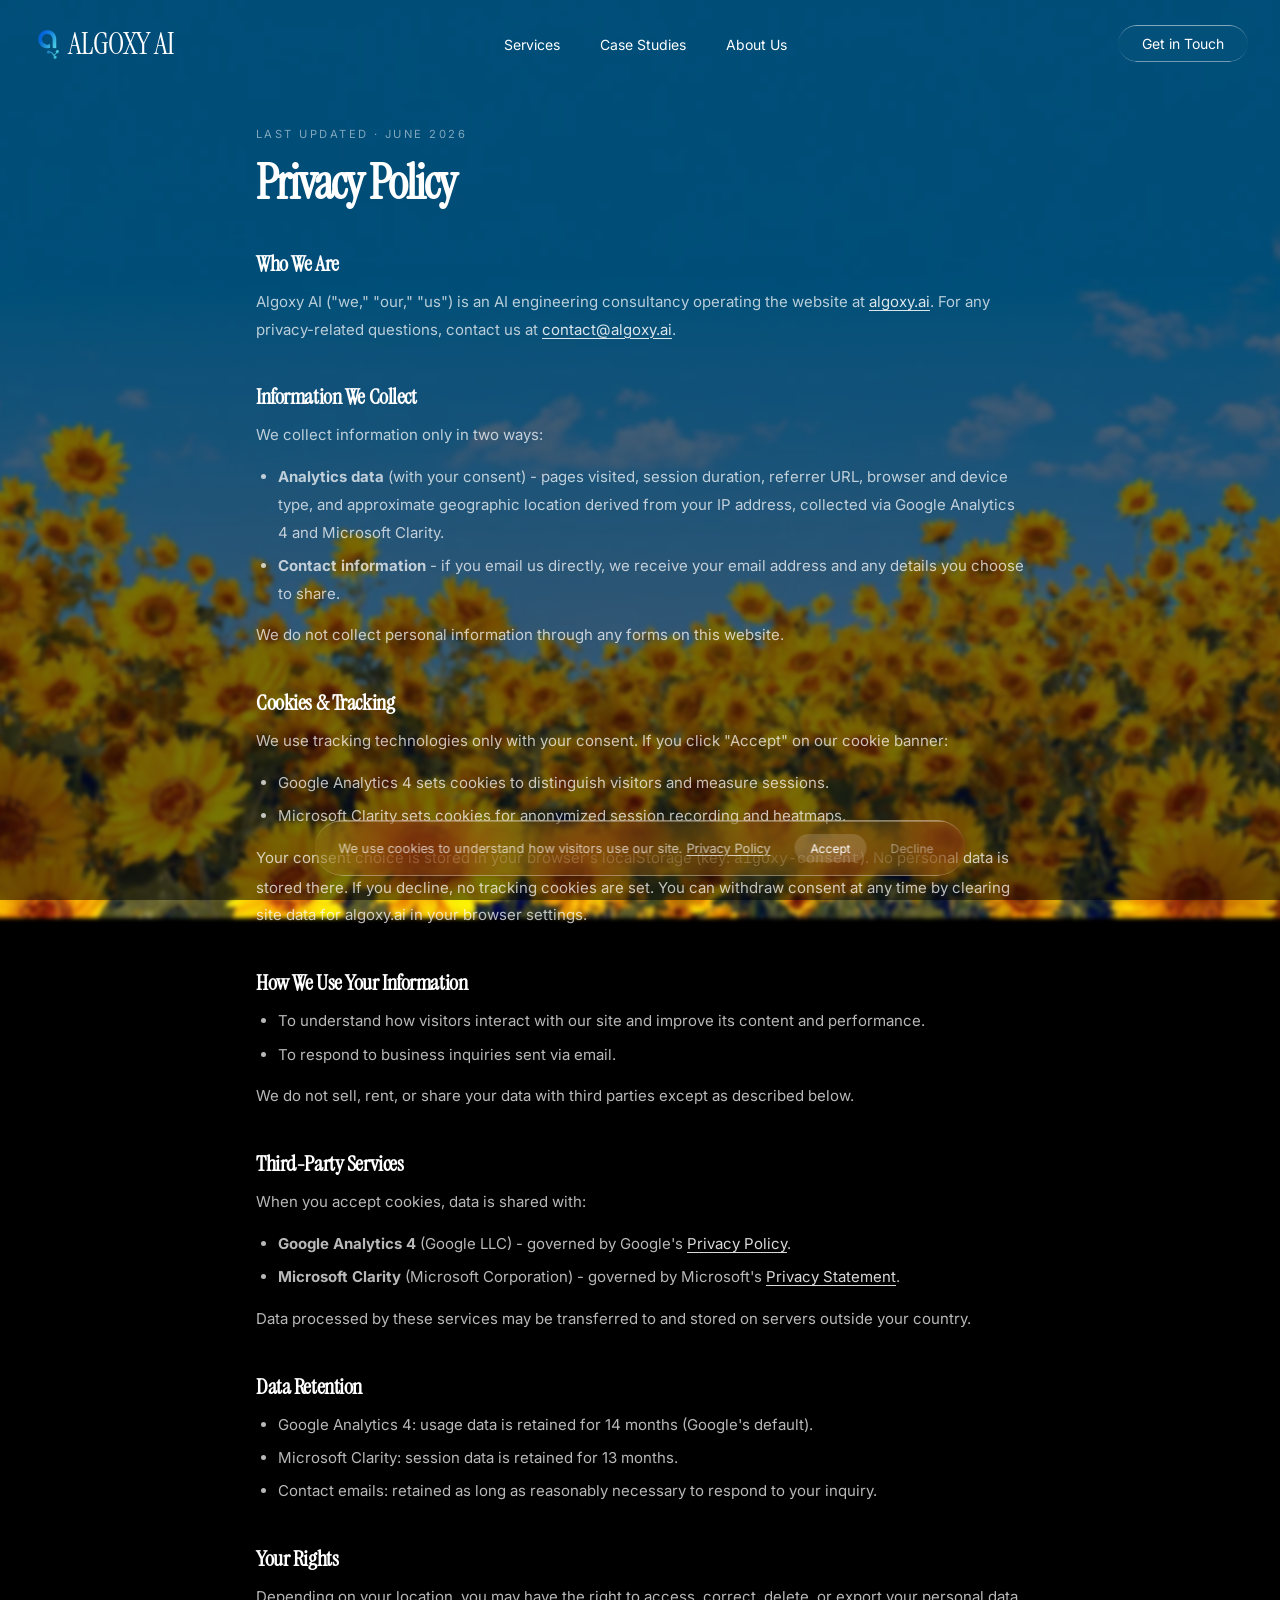
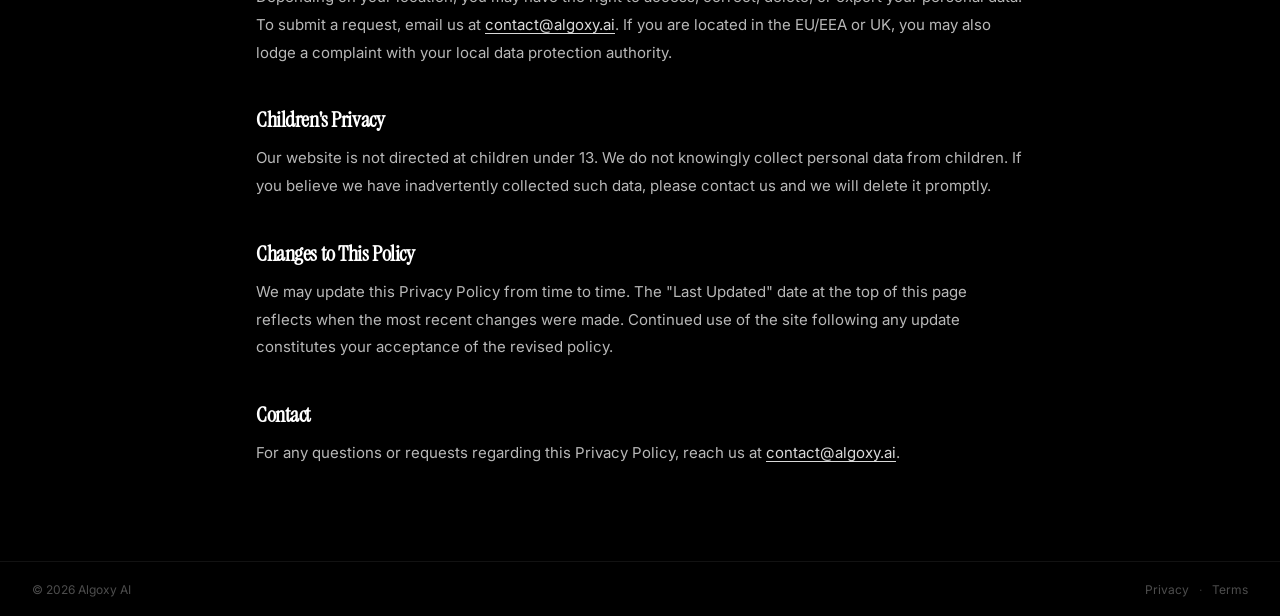
<file: privacy.html>
<!DOCTYPE html>
<html lang="en">
<head>
  <meta charset="UTF-8" />
  <meta name="viewport" content="width=device-width, initial-scale=1.0" />
  <title>Privacy Policy | Algoxy AI</title>
  <link rel="icon" type="image/png" href="src/logo.png" />
  <meta name="description" content="Privacy policy for Algoxy AI - how we collect and use data on algoxy.ai." />
  <meta name="robots" content="noindex" />
  <!-- Open Graph -->
  <meta property="og:type"        content="website" />
  <meta property="og:site_name"   content="Algoxy AI" />
  <meta property="og:url"         content="https://algoxy.ai/privacy.html" />
  <meta property="og:title"       content="Privacy Policy | Algoxy AI" />
  <meta property="og:description" content="Privacy policy for Algoxy AI - how we collect and use data on algoxy.ai." />
  <meta property="og:image"       content="https://algoxy.ai/src/og-image.png" />
  <!-- Analytics loaded conditionally via src/consent.js -->
  <link rel="preconnect" href="https://fonts.googleapis.com" />
  <link rel="preconnect" href="https://fonts.gstatic.com" crossorigin />
  <link href="https://fonts.googleapis.com/css2?family=Instrument+Serif:ital@0;1&family=Inter:wght@400;500&display=swap" rel="stylesheet" />

  <style>
    html, body {
      margin: 0;
      padding: 0;
    }

    *, *::before, *::after {
      box-sizing: border-box;
      margin: 0;
      padding: 0;
    }

    body {
      background-color: #000;
      color: #fff;
      font-family: 'Inter', sans-serif;
      -webkit-font-smoothing: antialiased;
    }

    /* ── Liquid Glass ─────────────────────────────────────────── */
    .liquid-glass {
      position: relative;
      background: rgba(255, 255, 255, 0.01);
      background-blend-mode: luminosity;
      backdrop-filter: blur(4px);
      -webkit-backdrop-filter: blur(4px);
      border: none;
      box-shadow: inset 0 1px 1px rgba(255, 255, 255, 0.15);
      overflow: hidden;
      cursor: pointer;
      color: #fff;
      font-family: 'Inter', sans-serif;
      transition: scale 0.2s ease;
    }

    .liquid-glass:hover { scale: 1.03; }

    .liquid-glass::before {
      content: '';
      position: absolute;
      inset: 0;
      border-radius: inherit;
      padding: 1.4px;
      background: linear-gradient(
        180deg,
        rgba(255, 255, 255, 0.45) 0%,
        rgba(255, 255, 255, 0.15) 20%,
        rgba(255, 255, 255, 0)    40%,
        rgba(255, 255, 255, 0)    60%,
        rgba(255, 255, 255, 0.15) 80%,
        rgba(255, 255, 255, 0.45) 100%
      );
      -webkit-mask: linear-gradient(#fff 0 0) content-box, linear-gradient(#fff 0 0);
      -webkit-mask-composite: xor;
      mask-composite: exclude;
      pointer-events: none;
    }

    /* ── Animations ───────────────────────────────────────────── */
    @keyframes fade-rise {
      from { opacity: 0; transform: translateY(24px); }
      to   { opacity: 1; transform: translateY(0); }
    }

    .animate-fade-rise       { animation: fade-rise 0.8s ease-out 0.1s  both; }
    .animate-fade-rise-delay { animation: fade-rise 0.8s ease-out 0.35s both; }

    /* ── Page ─────────────────────────────────────────────────── */
    .page {
      position: relative;
      min-height: 100vh;
      background: #000;
      display: flex;
      flex-direction: column;
    }

    /* ── Background (fixed so it stays put while scrolling) ───── */
    .bg-video {
      position: fixed;
      inset: 0;
      width: 100%;
      height: 100%;
      object-fit: cover;
      z-index: 0;
      filter: blur(2px);
      transform: scale(1.04);
    }

    .bg-overlay {
      position: fixed;
      inset: 0;
      background: rgba(0, 0, 0, 0.52);
      z-index: 1;
    }

    /* ── Content ──────────────────────────────────────────────── */
    .page-content {
      position: relative;
      z-index: 2;
      display: flex;
      flex-direction: column;
      flex: 1;
    }

    /* ── Navbar ───────────────────────────────────────────────── */
    .navbar {
      flex-shrink: 0;
      display: flex;
      flex-direction: row;
      justify-content: space-between;
      align-items: center;
      padding: 1.5rem 2rem;
      max-width: 80rem;
      width: 100%;
      margin: 0 auto;
    }

    .navbar-brand {
      font-family: 'Instrument Serif', serif;
      font-size: 1.875rem;
      letter-spacing: -0.025em;
      color: #fff;
      text-decoration: none;
      white-space: nowrap;
      display: flex;
      align-items: center;
      gap: 0.25rem;
    }

    .navbar-logo {
      height: 2rem;
      width: auto;
      display: block;
    }

    .navbar-links {
      display: none;
      flex-direction: row;
      gap: 2.5rem;
      list-style: none;
      flex: 1;
      justify-content: center;
    }

    .navbar-links a {
      font-size: 0.875rem;
      color: #fff;
      text-decoration: none;
      transition: opacity 0.2s ease;
    }

    .navbar-links a:hover { opacity: 0.8; }

    .navbar-cta {
      border-radius: 9999px;
      padding: 0.625rem 1.5rem;
      font-size: 0.875rem;
    }

    @media (min-width: 768px) {
      .navbar-links { display: flex; }
    }

    /* ── Legal body ───────────────────────────────────────────── */
    .legal-body {
      flex: 1;
      padding: 2.5rem 2rem 5rem;
      max-width: 52rem;
      margin: 0 auto;
      width: 100%;
    }

    .legal-label {
      font-family: 'Inter', sans-serif;
      font-size: 0.7rem;
      letter-spacing: 0.22em;
      text-transform: uppercase;
      color: rgba(255, 255, 255, 0.5);
      margin-bottom: 1rem;
    }

    .legal-heading {
      font-family: 'Instrument Serif', serif;
      font-size: clamp(2rem, 5vw, 3rem);
      letter-spacing: -0.04em;
      color: #fff;
      line-height: 1.1;
      margin-bottom: 2.5rem;
    }

    .legal-content h2 {
      font-family: 'Instrument Serif', serif;
      font-size: 1.35rem;
      color: #fff;
      letter-spacing: -0.02em;
      margin: 2.5rem 0 0.625rem;
    }

    .legal-content p {
      font-size: 0.9375rem;
      color: rgba(255, 255, 255, 0.72);
      line-height: 1.85;
      margin-bottom: 0.875rem;
    }

    .legal-content ul {
      margin: 0.375rem 0 0.875rem 1.375rem;
      color: rgba(255, 255, 255, 0.72);
      font-size: 0.9375rem;
      line-height: 1.85;
    }

    .legal-content ul li {
      margin-bottom: 0.35rem;
    }

    .legal-content a {
      color: rgba(255, 255, 255, 0.85);
      text-underline-offset: 3px;
    }

    .legal-content a:hover {
      color: #fff;
    }

    .legal-divider {
      border: none;
      border-top: 1px solid rgba(255, 255, 255, 0.08);
      margin: 3rem 0 0;
    }

    /* ── Mobile bottom nav ───────────────────────────────────── */
    .mobile-nav-bottom { display: none; }

    @media (max-width: 767px) {
      .navbar-cta { display: none; }
      .navbar     { justify-content: center; }

      .legal-body {
        padding: 1.75rem 1.25rem 3rem;
      }

      .mobile-nav-bottom {
        display: flex;
        justify-content: space-around;
        align-items: center;
        padding: 1.5rem 2rem 2rem;
      }

      .mobile-nav-bottom a {
        font-family: 'Inter', sans-serif;
        font-size: 0.75rem;
        letter-spacing: 0.08em;
        text-transform: uppercase;
        color: rgba(255, 255, 255, 0.75);
        text-decoration: underline;
        text-underline-offset: 5px;
        text-decoration-color: rgba(255, 255, 255, 0.35);
        transition: color 0.2s ease, text-decoration-color 0.2s ease;
      }

      .mobile-nav-bottom a:hover {
        color: #fff;
        text-decoration-color: rgba(255, 255, 255, 0.7);
      }
    }

    @media (max-width: 640px) {
      .navbar       { padding: 1.25rem 1.25rem; }
      .navbar-brand { font-size: 1.35rem; }
      .navbar-logo  { height: 1.5rem; }
    }

    /* ── Cookie consent banner ───────────────────────────────── */
    .cookie-banner {
      position: fixed;
      display: none;
      bottom: 1.5rem;
      left: 50%;
      transform: translateX(-50%);
      opacity: 0;
      z-index: 500;
      align-items: center;
      gap: 1.5rem;
      padding: 0.875rem 1rem 0.875rem 1.5rem;
      border-radius: 9999px;
      background: rgba(255, 255, 255, 0.04);
      backdrop-filter: blur(22px) saturate(1.8);
      -webkit-backdrop-filter: blur(22px) saturate(1.8);
      box-shadow: inset 0 1px 1px rgba(255, 255, 255, 0.15);
      white-space: nowrap;
      transition: opacity 0.35s ease;
    }

    .cookie-banner::before {
      content: '';
      position: absolute;
      inset: 0;
      border-radius: inherit;
      padding: 1.4px;
      background: linear-gradient(
        180deg,
        rgba(255, 255, 255, 0.3)  0%,
        rgba(255, 255, 255, 0.1)  20%,
        rgba(255, 255, 255, 0)    40%,
        rgba(255, 255, 255, 0)    60%,
        rgba(255, 255, 255, 0.1)  80%,
        rgba(255, 255, 255, 0.35) 100%
      );
      -webkit-mask: linear-gradient(#fff 0 0) content-box, linear-gradient(#fff 0 0);
      -webkit-mask-composite: xor;
      mask-composite: exclude;
      pointer-events: none;
    }

    .cookie-banner.visible { opacity: 1; }

    .cookie-text {
      font-family: 'Inter', sans-serif;
      font-size: 0.8rem;
      color: rgba(255, 255, 255, 0.7);
    }

    .cookie-actions {
      display: flex;
      gap: 0.5rem;
      flex-shrink: 0;
    }

    .cookie-btn {
      font-family: 'Inter', sans-serif;
      font-size: 0.75rem;
      border-radius: 9999px;
      padding: 0.4rem 1rem;
      cursor: pointer;
      border: none;
      transition: opacity 0.2s ease;
      touch-action: manipulation;
      -webkit-tap-highlight-color: transparent;
    }

    .cookie-accept  { background: rgba(255, 255, 255, 0.15); color: #fff; }
    .cookie-decline { background: transparent; color: rgba(255, 255, 255, 0.45); }
    .cookie-btn:hover { opacity: 0.75; }

    @media (max-width: 640px) {
      .cookie-banner {
        flex-direction: column;
        gap: 0.75rem;
        border-radius: 1.25rem;
        padding: 1rem 1.25rem;
        width: calc(100% - 2.5rem);
        white-space: normal;
        text-align: center;
        bottom: 5rem;
      }
    }

    /* ── Site footer ──────────────────────────────────────────── */
    .site-footer {
      position: relative;
      z-index: 2;
      display: flex;
      justify-content: space-between;
      align-items: center;
      padding: 1.25rem 2rem;
      max-width: 80rem;
      width: 100%;
      margin: 0 auto;
      border-top: 1px solid rgba(255, 255, 255, 0.07);
      flex-shrink: 0;
    }

    .footer-copy {
      font-family: 'Inter', sans-serif;
      font-size: 0.75rem;
      color: rgba(255, 255, 255, 0.3);
    }

    .footer-links {
      display: flex;
      align-items: center;
      gap: 0.625rem;
    }

    .footer-links a {
      font-family: 'Inter', sans-serif;
      font-size: 0.75rem;
      color: rgba(255, 255, 255, 0.3);
      text-decoration: none;
      transition: color 0.2s ease;
    }

    .footer-links a:hover { color: rgba(255, 255, 255, 0.7); }

    .footer-sep {
      font-size: 0.75rem;
      color: rgba(255, 255, 255, 0.2);
    }

    @media (max-width: 767px) {
      .site-footer { display: none; }
    }
  </style>
</head>
<body>
  <div class="page">

    <img src="src/photo.webp" alt="" class="bg-video" />
    <div class="bg-overlay"></div>

    <div class="page-content">

      <nav class="navbar animate-fade-rise">
        <a href="index.html" class="navbar-brand">
          <img src="src/logo.webp" alt="Algoxy AI Logo" class="navbar-logo" />
          ALGOXY AI
        </a>
        <ul class="navbar-links">
          <li><a href="services.html">Services</a></li>
          <li><a href="case-studies.html">Case Studies</a></li>
          <li><a href="about.html">About Us</a></li>
        </ul>
        <a href="mailto:contact@algoxy.ai" class="liquid-glass navbar-cta" style="text-decoration:none;">Get in Touch</a>
      </nav>

      <div class="legal-body">
        <p class="legal-label animate-fade-rise">Last Updated &middot; June 2026</p>
        <h1 class="legal-heading animate-fade-rise">Privacy Policy</h1>

        <div class="legal-content animate-fade-rise-delay">

          <h2>Who We Are</h2>
          <p>Algoxy AI ("we," "our," "us") is an AI engineering consultancy operating the website at <a href="https://algoxy.ai">algoxy.ai</a>. For any privacy-related questions, contact us at <a href="mailto:contact@algoxy.ai">contact@algoxy.ai</a>.</p>

          <h2>Information We Collect</h2>
          <p>We collect information only in two ways:</p>
          <ul>
            <li><strong>Analytics data</strong> (with your consent) - pages visited, session duration, referrer URL, browser and device type, and approximate geographic location derived from your IP address, collected via Google Analytics 4 and Microsoft Clarity.</li>
            <li><strong>Contact information</strong> - if you email us directly, we receive your email address and any details you choose to share.</li>
          </ul>
          <p>We do not collect personal information through any forms on this website.</p>

          <h2>Cookies &amp; Tracking</h2>
          <p>We use tracking technologies only with your consent. If you click "Accept" on our cookie banner:</p>
          <ul>
            <li>Google Analytics 4 sets cookies to distinguish visitors and measure sessions.</li>
            <li>Microsoft Clarity sets cookies for anonymized session recording and heatmaps.</li>
          </ul>
          <p>Your consent choice is stored in your browser's localStorage (key: <code>algoxy-consent</code>). No personal data is stored there. If you decline, no tracking cookies are set. You can withdraw consent at any time by clearing site data for algoxy.ai in your browser settings.</p>

          <h2>How We Use Your Information</h2>
          <ul>
            <li>To understand how visitors interact with our site and improve its content and performance.</li>
            <li>To respond to business inquiries sent via email.</li>
          </ul>
          <p>We do not sell, rent, or share your data with third parties except as described below.</p>

          <h2>Third-Party Services</h2>
          <p>When you accept cookies, data is shared with:</p>
          <ul>
            <li><strong>Google Analytics 4</strong> (Google LLC) - governed by Google's <a href="https://policies.google.com/privacy" target="_blank" rel="noopener">Privacy Policy</a>.</li>
            <li><strong>Microsoft Clarity</strong> (Microsoft Corporation) - governed by Microsoft's <a href="https://privacy.microsoft.com" target="_blank" rel="noopener">Privacy Statement</a>.</li>
          </ul>
          <p>Data processed by these services may be transferred to and stored on servers outside your country.</p>

          <h2>Data Retention</h2>
          <ul>
            <li>Google Analytics 4: usage data is retained for 14 months (Google's default).</li>
            <li>Microsoft Clarity: session data is retained for 13 months.</li>
            <li>Contact emails: retained as long as reasonably necessary to respond to your inquiry.</li>
          </ul>

          <h2>Your Rights</h2>
          <p>Depending on your location, you may have the right to access, correct, delete, or export your personal data. To submit a request, email us at <a href="mailto:contact@algoxy.ai">contact@algoxy.ai</a>. If you are located in the EU/EEA or UK, you may also lodge a complaint with your local data protection authority.</p>

          <h2>Children's Privacy</h2>
          <p>Our website is not directed at children under 13. We do not knowingly collect personal data from children. If you believe we have inadvertently collected such data, please contact us and we will delete it promptly.</p>

          <h2>Changes to This Policy</h2>
          <p>We may update this Privacy Policy from time to time. The "Last Updated" date at the top of this page reflects when the most recent changes were made. Continued use of the site following any update constitutes your acceptance of the revised policy.</p>

          <h2>Contact</h2>
          <p>For any questions or requests regarding this Privacy Policy, reach us at <a href="mailto:contact@algoxy.ai">contact@algoxy.ai</a>.</p>


        </div>
      </div>

      <nav class="mobile-nav-bottom">
        <a href="index.html">Home</a>
        <a href="services.html">Services</a>
        <a href="about.html">About Us</a>
      </nav>

      <footer class="site-footer">
        <span class="footer-copy">&copy; 2026 Algoxy AI</span>
        <nav class="footer-links">
          <a href="privacy.html">Privacy</a>
          <span class="footer-sep">&middot;</span>
          <a href="terms.html">Terms</a>
        </nav>
      </footer>

    </div>
  </div>

  <!-- Cookie consent banner -->
  <div class="cookie-banner" id="cookieBanner">
    <p class="cookie-text">We use cookies to understand how visitors use our site. <a href="privacy.html" style="color:inherit;text-underline-offset:2px;">Privacy Policy</a></p>
    <div class="cookie-actions">
      <button class="cookie-btn cookie-accept"  id="cookieAccept">Accept</button>
      <button class="cookie-btn cookie-decline" id="cookieDecline">Decline</button>
    </div>
  </div>
  <script src="src/consent.js"></script>
</body>
</html>
</file>
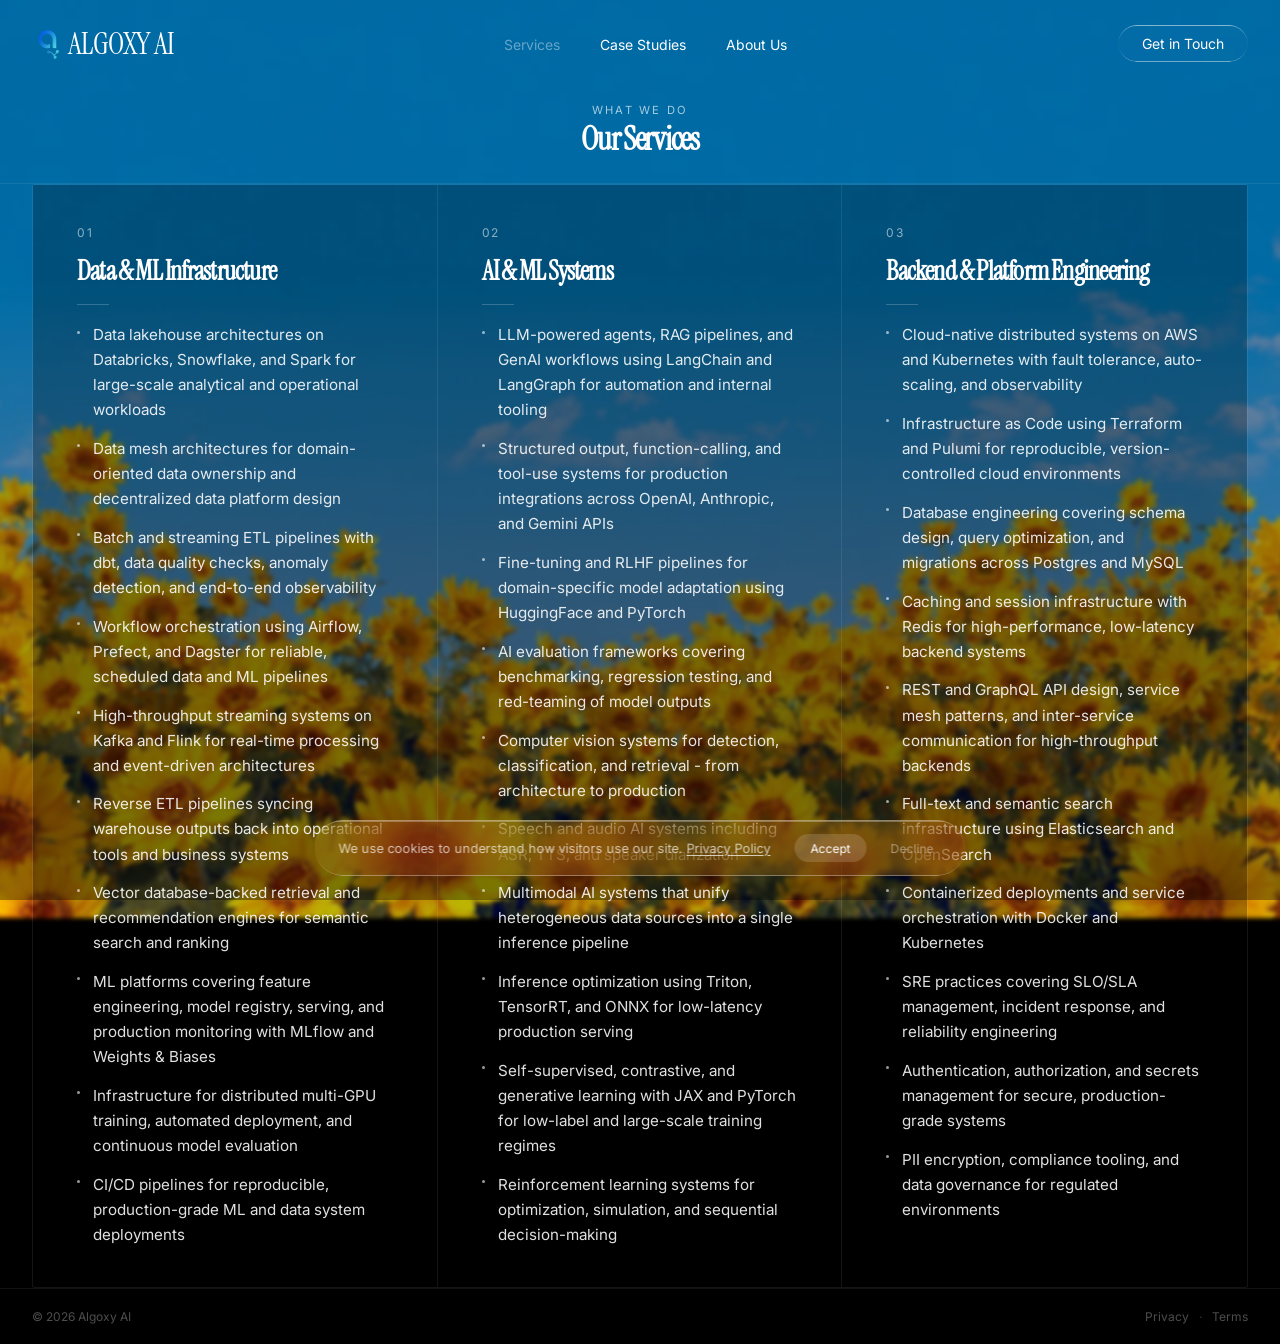
<file: services.html>
<!DOCTYPE html>
<html lang="en">
<head>
  <meta charset="UTF-8" />
  <meta name="viewport" content="width=device-width, initial-scale=1.0" />
  <title>Services - Algoxy AI</title>
  <meta name="description" content="Data & ML infrastructure, AI systems, and backend engineering - built for production-grade deployments by Algoxy AI." />
  <!-- Open Graph -->
  <meta property="og:type"        content="website" />
  <meta property="og:site_name"   content="Algoxy AI" />
  <meta property="og:url"         content="https://algoxy.ai/services.html" />
  <meta property="og:title"       content="Services | Algoxy AI" />
  <meta property="og:description" content="Data & ML infrastructure, AI systems, and backend engineering - built for production-grade deployments by Algoxy AI." />
  <meta property="og:image"       content="https://algoxy.ai/src/og-image.png" />
  <!-- Twitter / X -->
  <meta name="twitter:card"        content="summary_large_image" />
  <meta name="twitter:title"       content="Services | Algoxy AI" />
  <meta name="twitter:description" content="Data & ML infrastructure, AI systems, and backend engineering - built for production-grade deployments by Algoxy AI." />
  <meta name="twitter:image"       content="https://algoxy.ai/src/og-image.png" />
  <link rel="icon" type="image/png" href="src/logo.png" />
  <!-- Analytics loaded conditionally via src/consent.js -->
  <link rel="preconnect" href="https://fonts.googleapis.com" />
  <link rel="preconnect" href="https://fonts.gstatic.com" crossorigin />
  <link href="https://fonts.googleapis.com/css2?family=Instrument+Serif:ital@0;1&family=Inter:wght@400;500&display=swap" rel="stylesheet" />

  <style>
    html, body {
      height: 100%;
      margin: 0;
      padding: 0;
    }

    *, *::before, *::after {
      box-sizing: border-box;
      margin: 0;
      padding: 0;
    }

    body {
      background-color: hsl(0, 0%, 0%);
      color: #fff;
      font-family: 'Inter', sans-serif;
      -webkit-font-smoothing: antialiased;
    }

    h1, h2, h3, h4, h5, h6 {
      font-family: 'Instrument Serif', serif;
    }

    /* ── Liquid Glass ─────────────────────────────────────────── */
    .liquid-glass {
      position: relative;
      background: rgba(255, 255, 255, 0.01);
      background-blend-mode: luminosity;
      backdrop-filter: blur(4px);
      -webkit-backdrop-filter: blur(4px);
      border: none;
      box-shadow: inset 0 1px 1px rgba(255, 255, 255, 0.15);
      overflow: hidden;
      cursor: pointer;
      color: #fff;
      font-family: 'Inter', sans-serif;
      transition: scale 0.2s ease;
    }

    .liquid-glass:hover { scale: 1.03; }

    .liquid-glass::before {
      content: '';
      position: absolute;
      inset: 0;
      border-radius: inherit;
      padding: 1.4px;
      background: linear-gradient(
        180deg,
        rgba(255, 255, 255, 0.45) 0%,
        rgba(255, 255, 255, 0.15) 20%,
        rgba(255, 255, 255, 0) 40%,
        rgba(255, 255, 255, 0) 60%,
        rgba(255, 255, 255, 0.15) 80%,
        rgba(255, 255, 255, 0.45) 100%
      );
      -webkit-mask: linear-gradient(#fff 0 0) content-box, linear-gradient(#fff 0 0);
      -webkit-mask-composite: xor;
      mask-composite: exclude;
      pointer-events: none;
    }

    /* ── Animations ───────────────────────────────────────────── */
    @keyframes fade-rise {
      from { opacity: 0; transform: translateY(24px); }
      to   { opacity: 1; transform: translateY(0); }
    }

    .animate-fade-rise       { animation: fade-rise 0.8s ease-out 0.1s both; }
    .animate-fade-rise-delay { animation: fade-rise 0.8s ease-out 0.25s both; }

    /* ── Page ────────────────────────────────────────────────── */
    .page {
      position: relative;
      background: #000;
    }

    /* ── Background Video (fixed so it covers full viewport) ─── */
    .bg-video {
      position: fixed;
      inset: 0;
      width: 100%;
      height: 100%;
      object-fit: cover;
      z-index: 0;
      filter: blur(2px);
      transform: scale(1.04);
    }

    /* ── Dark overlay over video ──────────────────────────────── */
    .bg-overlay {
      position: fixed;
      inset: 0;
      background: rgba(0, 0, 0, 0.35);
      z-index: 1;
    }

    /* ── Navbar — identical to index.html ────────────────────── */
    .navbar {
      flex-shrink: 0;
      position: relative;
      z-index: 10;
      display: flex;
      flex-direction: row;
      justify-content: space-between;
      align-items: center;
      padding: 1.5rem 2rem;
      max-width: 80rem;
      width: 100%;
      margin: 0 auto;
    }

    .navbar-brand {
      font-family: 'Instrument Serif', serif;
      font-size: 1.875rem;
      letter-spacing: -0.025em;
      color: #fff;
      text-decoration: none;
      white-space: nowrap;
      display: flex;
      align-items: center;
      gap: 0.25rem;
    }

    .navbar-logo {
      height: 2rem;
      width: auto;
      display: block;
    }

    .navbar-links {
      display: none;
      flex-direction: row;
      gap: 2.5rem;
      list-style: none;
      flex: 1;
      justify-content: center;
    }

    .navbar-links a {
      font-size: 0.875rem;
      color: #fff;
      text-decoration: none;
      transition: opacity 0.2s ease;
    }

    .navbar-links a:hover  { opacity: 0.8; }
    .navbar-links a.active { opacity: 0.4; pointer-events: none; }

    .navbar-cta {
      border-radius: 9999px;
      padding: 0.625rem 1.5rem;
      font-size: 0.875rem;
    }

    @media (min-width: 768px) {
      .navbar-links { display: flex; }
    }

    /* ── All page content sits above video + overlay ─────────── */
    .page-content {
      position: relative;
      z-index: 2;
    }

    /* ── Services header — centered, compact ─────────────────── */
    .services-header {
      flex-shrink: 0;
      padding: 1rem 2rem 1.75rem;
      border-bottom: 1px solid rgba(255, 255, 255, 0.08);
      text-align: center;
    }

    .services-label {
      font-family: 'Inter', sans-serif;
      font-size: 0.7rem;
      letter-spacing: 0.2em;
      text-transform: uppercase;
      color: rgba(255, 255, 255, 0.65);
      margin-bottom: 0.35rem;
    }

    .services-heading {
      font-family: 'Instrument Serif', serif;
      font-size: clamp(1.5rem, 2.5vw, 2.25rem);
      color: #fff;
      letter-spacing: -0.04em;
      line-height: 1.0;
    }

    /* ── Grid — natural content height, framed by top + bottom borders */
    .services-grid {
      display: grid;
      grid-template-columns: repeat(3, 1fr);
      border: 1px solid rgba(255, 255, 255, 0.08);
      margin: 0 2rem;
      border-radius: 2px;
    }

    /* ── Cards ────────────────────────────────────────────────── */
    .service-card {
      padding: 2.5rem 2.75rem;
      border-right: 1px solid rgba(255, 255, 255, 0.08);
      display: flex;
      flex-direction: column;
      overflow: hidden;
      background: rgba(0, 0, 0, 0.25);
      transition: background 0.3s ease;
    }

    .service-card:last-child { border-right: none; }
    .service-card:hover { background: rgba(0, 0, 0, 0.35); }

    .service-card-number {
      font-family: 'Inter', sans-serif;
      font-size: 0.75rem;
      letter-spacing: 0.15em;
      text-transform: uppercase;
      color: rgba(255, 255, 255, 0.55);
      margin-bottom: 1rem;
      flex-shrink: 0;
    }

    .service-card-title {
      font-family: 'Instrument Serif', serif;
      font-size: 1.65rem;
      line-height: 1.15;
      color: #fff;
      letter-spacing: -0.03em;
      margin-bottom: 1.1rem;
      flex-shrink: 0;
    }

    .service-card-divider {
      width: 2rem;
      height: 1px;
      background: rgba(255, 255, 255, 0.2);
      flex-shrink: 0;
    }

    /* List with natural spacing */
    .service-card-list {
      list-style: none;
      display: flex;
      flex-direction: column;
      gap: 0.85rem;
      padding-top: 1.1rem;
    }

    .service-card-list li {
      font-family: 'Inter', sans-serif;
      font-size: 0.95rem;
      line-height: 1.65;
      color: rgba(255, 255, 255, 0.88);
      padding-left: 1rem;
      position: relative;
    }

    .service-card-list li::before {
      content: '';
      position: absolute;
      left: 0;
      top: 0.55em;
      width: 3px;
      height: 3px;
      border-radius: 50%;
      background: rgba(255, 255, 255, 0.6);
    }

    /* ── Tablet: stack cards ──────────────────────────────────── */
    @media (max-width: 1024px) {
      .services-grid {
        grid-template-columns: 1fr;
        margin: 0 1.5rem;
      }
      .service-card {
        border-right: none;
        border-bottom: 1px solid rgba(255, 255, 255, 0.08);
        overflow: visible;
      }
      .service-card:last-child { border-bottom: none; }
      .service-card-list { gap: 0.85rem; }
    }

    /* ── Hamburger — hidden on desktop ───────────────────────── */
    .hamburger {
      display: none;
      flex-direction: column;
      justify-content: center;
      gap: 5.5px;
      background: none;
      border: none;
      cursor: pointer;
      padding: 4px;
      flex-shrink: 0;
    }

    .hamburger span {
      display: block;
      width: 22px;
      height: 1.5px;
      background: #fff;
      border-radius: 2px;
      transition: transform 0.25s ease, opacity 0.25s ease;
    }

    .hamburger.open span:nth-child(1) { transform: translateY(7px) rotate(45deg); }
    .hamburger.open span:nth-child(2) { opacity: 0; }
    .hamburger.open span:nth-child(3) { transform: translateY(-7px) rotate(-45deg); }

    /* ── Mobile backdrop ─────────────────────────────────────── */
    .mobile-backdrop {
      position: fixed;
      inset: 0;
      background: rgba(0, 0, 0, 0.5);
      z-index: 100;
      visibility: hidden;
      opacity: 0;
      pointer-events: none;
      transition: opacity 0.3s ease, visibility 0.3s ease;
    }

    .mobile-backdrop.open {
      visibility: visible;
      opacity: 1;
      pointer-events: auto;
    }

    /* ── Slide-down panel menu — liquid glass ────────────────── */
    .mobile-menu {
      position: fixed;
      top: 0;
      left: 0;
      right: 0;
      z-index: 200;
      background: rgba(255, 255, 255, 0.04);
      backdrop-filter: blur(22px) saturate(1.8);
      -webkit-backdrop-filter: blur(22px) saturate(1.8);
      box-shadow: inset 0 1px 1px rgba(255, 255, 255, 0.15);
      overflow: hidden;
      padding: 5.5rem 2rem 2rem;
      transform: translateY(-100%);
      opacity: 0;
      pointer-events: none;
      transition: transform 0.35s cubic-bezier(0.4, 0, 0.2, 1),
                  opacity 0.3s ease;
    }

    /* Gradient border — same trick as .liquid-glass::before */
    .mobile-menu::before {
      content: '';
      position: absolute;
      inset: 0;
      padding: 1.4px;
      background: linear-gradient(
        180deg,
        rgba(255, 255, 255, 0.3)  0%,
        rgba(255, 255, 255, 0.1)  20%,
        rgba(255, 255, 255, 0)    40%,
        rgba(255, 255, 255, 0)    60%,
        rgba(255, 255, 255, 0.1)  80%,
        rgba(255, 255, 255, 0.35) 100%
      );
      -webkit-mask: linear-gradient(#fff 0 0) content-box, linear-gradient(#fff 0 0);
      -webkit-mask-composite: xor;
      mask-composite: exclude;
      pointer-events: none;
    }

    .mobile-menu.open {
      transform: translateY(0);
      opacity: 1;
      pointer-events: auto;
    }

    .mobile-menu-links {
      list-style: none;
      display: flex;
      flex-direction: column;
    }

    .mobile-menu-links li {
      border-bottom: 1px solid rgba(255, 255, 255, 0.07);
    }

    .mobile-menu-links li:last-child { border-bottom: none; }

    .mobile-menu-links a {
      font-family: 'Instrument Serif', serif;
      font-size: 1.75rem;
      color: #fff;
      text-decoration: none;
      letter-spacing: -0.02em;
      opacity: 0.85;
      display: block;
      padding: 0.85rem 0;
      transition: opacity 0.2s ease;
    }

    .mobile-menu-links a:hover { opacity: 1; }
    .mobile-menu-links a.inactive { opacity: 0.3; cursor: default; pointer-events: none; }

    /* Navbar lifts above panel + backdrop when open */
    .navbar.menu-open { z-index: 300; }

    /* ── Mobile bottom nav ───────────────────────────────────── */
    .mobile-nav-bottom { display: none; }

    @media (max-width: 767px) {
      .hamburger    { display: none; }
      .navbar-cta   { display: none; }
      .navbar       { justify-content: center; }
      .page-content { padding-bottom: 0; }

      .mobile-nav-bottom {
        display: flex;
        justify-content: space-around;
        align-items: center;
        padding: 1.5rem 2rem 2rem;
        margin-top: 2rem;
      }

      .mobile-nav-bottom a {
        font-family: 'Inter', sans-serif;
        font-size: 0.75rem;
        letter-spacing: 0.08em;
        text-transform: uppercase;
        color: rgba(255, 255, 255, 0.75);
        text-decoration: underline;
        text-underline-offset: 5px;
        text-decoration-color: rgba(255, 255, 255, 0.35);
        transition: color 0.2s ease, text-decoration-color 0.2s ease;
      }

      .mobile-nav-bottom a:hover {
        color: #fff;
        text-decoration-color: rgba(255, 255, 255, 0.7);
      }

      .mobile-nav-bottom a.inactive { opacity: 0.3; pointer-events: none; }
    }

    /* ── Cookie consent banner ───────────────────────────────── */
    .cookie-banner {
      position: fixed;
      display: none;
      bottom: 1.5rem;
      left: 50%;
      transform: translateX(-50%);
      opacity: 0;
      z-index: 500;
      align-items: center;
      gap: 1.5rem;
      padding: 0.875rem 1rem 0.875rem 1.5rem;
      border-radius: 9999px;
      background: rgba(255, 255, 255, 0.04);
      backdrop-filter: blur(22px) saturate(1.8);
      -webkit-backdrop-filter: blur(22px) saturate(1.8);
      box-shadow: inset 0 1px 1px rgba(255, 255, 255, 0.15);
      white-space: nowrap;
      transition: opacity 0.35s ease;
    }

    .cookie-banner::before {
      content: '';
      position: absolute;
      inset: 0;
      border-radius: inherit;
      padding: 1.4px;
      background: linear-gradient(
        180deg,
        rgba(255, 255, 255, 0.3)  0%,
        rgba(255, 255, 255, 0.1)  20%,
        rgba(255, 255, 255, 0)    40%,
        rgba(255, 255, 255, 0)    60%,
        rgba(255, 255, 255, 0.1)  80%,
        rgba(255, 255, 255, 0.35) 100%
      );
      -webkit-mask: linear-gradient(#fff 0 0) content-box, linear-gradient(#fff 0 0);
      -webkit-mask-composite: xor;
      mask-composite: exclude;
      pointer-events: none;
    }

    .cookie-banner.visible {
      opacity: 1;
    }

    .cookie-text {
      font-family: 'Inter', sans-serif;
      font-size: 0.8rem;
      color: rgba(255, 255, 255, 0.7);
    }

    .cookie-actions {
      display: flex;
      gap: 0.5rem;
      flex-shrink: 0;
    }

    .cookie-btn {
      font-family: 'Inter', sans-serif;
      font-size: 0.75rem;
      border-radius: 9999px;
      padding: 0.4rem 1rem;
      cursor: pointer;
      border: none;
      transition: opacity 0.2s ease;
      touch-action: manipulation;
      -webkit-tap-highlight-color: transparent;
    }

    .cookie-accept {
      background: rgba(255, 255, 255, 0.15);
      color: #fff;
    }

    .cookie-decline {
      background: transparent;
      color: rgba(255, 255, 255, 0.45);
    }

    .cookie-btn:hover { opacity: 0.75; }

    @media (max-width: 640px) {
      .cookie-banner {
        flex-direction: column;
        gap: 0.75rem;
        border-radius: 1.25rem;
        padding: 1rem 1.25rem;
        width: calc(100% - 2.5rem);
        white-space: normal;
        text-align: center;
        bottom: 5rem;
      }
    }

    /* ── Mobile ───────────────────────────────────────────────── */
    @media (max-width: 640px) {
      .navbar {
        padding: 1.25rem 1.25rem;
      }
      .navbar-brand {
        font-size: 1.35rem;
      }
      .navbar-logo {
        height: 1.5rem;
      }
      .services-grid {
        margin: 0 1rem;
      }
      .service-card {
        padding: 1.75rem 1.5rem;
      }
      .service-card-title {
        font-size: 1.35rem;
      }
      .service-card-list li {
        font-size: 0.875rem;
      }
    }

    /* ── Site footer ──────────────────────────────────────────── */
    .site-footer {
      position: relative;
      z-index: 2;
      display: flex;
      justify-content: space-between;
      align-items: center;
      padding: 1.25rem 2rem;
      max-width: 80rem;
      width: 100%;
      margin: 0 auto;
      border-top: 1px solid rgba(255, 255, 255, 0.07);
      flex-shrink: 0;
    }

    .footer-copy {
      font-family: 'Inter', sans-serif;
      font-size: 0.75rem;
      color: rgba(255, 255, 255, 0.3);
    }

    .footer-links {
      display: flex;
      align-items: center;
      gap: 0.625rem;
    }

    .footer-links a {
      font-family: 'Inter', sans-serif;
      font-size: 0.75rem;
      color: rgba(255, 255, 255, 0.3);
      text-decoration: none;
      transition: color 0.2s ease;
    }

    .footer-links a:hover { color: rgba(255, 255, 255, 0.7); }

    .footer-sep {
      font-size: 0.75rem;
      color: rgba(255, 255, 255, 0.2);
    }

    @media (max-width: 767px) {
      .site-footer { display: none; }
    }
  </style>
</head>
<body>
  <div class="page">

    <!-- Background image -->
    <img src="src/photo.webp" alt="" class="bg-video" />
    <div class="bg-overlay"></div>

    <!-- All page content above video -->
    <div class="page-content">

    <!-- Navbar — same layout as index.html -->
    <nav class="navbar animate-fade-rise">
      <button class="hamburger" aria-label="Toggle menu">
        <span></span><span></span><span></span>
      </button>
      <a href="index.html" class="navbar-brand">
        <img src="src/logo.webp" alt="Algoxy AI Logo" class="navbar-logo" />
        ALGOXY AI
      </a>
      <ul class="navbar-links">
        <li><a href="services.html" class="active">Services</a></li>
        <li><a href="case-studies.html">Case Studies</a></li>
        <li><a href="about.html">About Us</a></li>
      </ul>
      <a href="mailto:contact@algoxy.ai" class="liquid-glass navbar-cta" style="text-decoration:none;">Get in Touch</a>
    </nav>

    <!-- Centered header -->
    <div class="services-header animate-fade-rise">
      <p class="services-label">What we do</p>
      <h1 class="services-heading">Our Services</h1>
    </div>

    <!-- Three columns that fill the remaining page height -->
    <div class="services-grid animate-fade-rise-delay">

      <!-- Card 1 -->
      <div class="service-card">
        <span class="service-card-number">01</span>
        <h2 class="service-card-title">Data &amp; ML Infrastructure</h2>
        <div class="service-card-divider"></div>
        <ul class="service-card-list">
          <li>Data lakehouse architectures on Databricks, Snowflake, and Spark for large-scale analytical and operational workloads</li>
          <li>Data mesh architectures for domain-oriented data ownership and decentralized data platform design</li>
          <li>Batch and streaming ETL pipelines with dbt, data quality checks, anomaly detection, and end-to-end observability</li>
          <li>Workflow orchestration using Airflow, Prefect, and Dagster for reliable, scheduled data and ML pipelines</li>
          <li>High-throughput streaming systems on Kafka and Flink for real-time processing and event-driven architectures</li>
          <li>Reverse ETL pipelines syncing warehouse outputs back into operational tools and business systems</li>
          <li>Vector database-backed retrieval and recommendation engines for semantic search and ranking</li>
          <li>ML platforms covering feature engineering, model registry, serving, and production monitoring with MLflow and Weights &amp; Biases</li>
          <li>Infrastructure for distributed multi-GPU training, automated deployment, and continuous model evaluation</li>
          <li>CI/CD pipelines for reproducible, production-grade ML and data system deployments</li>
        </ul>
      </div>

      <!-- Card 2 -->
      <div class="service-card">
        <span class="service-card-number">02</span>
        <h2 class="service-card-title">AI &amp; ML Systems</h2>
        <div class="service-card-divider"></div>
        <ul class="service-card-list">
          <li>LLM-powered agents, RAG pipelines, and GenAI workflows using LangChain and LangGraph for automation and internal tooling</li>
          <li>Structured output, function-calling, and tool-use systems for production integrations across OpenAI, Anthropic, and Gemini APIs</li>
          <li>Fine-tuning and RLHF pipelines for domain-specific model adaptation using HuggingFace and PyTorch</li>
          <li>AI evaluation frameworks covering benchmarking, regression testing, and red-teaming of model outputs</li>
          <li>Computer vision systems for detection, classification, and retrieval - from architecture to production</li>
          <li>Speech and audio AI systems including ASR, TTS, and speaker diarization</li>
          <li>Multimodal AI systems that unify heterogeneous data sources into a single inference pipeline</li>
          <li>Inference optimization using Triton, TensorRT, and ONNX for low-latency production serving</li>
          <li>Self-supervised, contrastive, and generative learning with JAX and PyTorch for low-label and large-scale training regimes</li>
          <li>Reinforcement learning systems for optimization, simulation, and sequential decision-making</li>
        </ul>
      </div>

      <!-- Card 3 -->
      <div class="service-card">
        <span class="service-card-number">03</span>
        <h2 class="service-card-title">Backend &amp; Platform Engineering</h2>
        <div class="service-card-divider"></div>
        <ul class="service-card-list">
          <li>Cloud-native distributed systems on AWS and Kubernetes with fault tolerance, auto-scaling, and observability</li>
          <li>Infrastructure as Code using Terraform and Pulumi for reproducible, version-controlled cloud environments</li>
          <li>Database engineering covering schema design, query optimization, and migrations across Postgres and MySQL</li>
          <li>Caching and session infrastructure with Redis for high-performance, low-latency backend systems</li>
          <li>REST and GraphQL API design, service mesh patterns, and inter-service communication for high-throughput backends</li>
          <li>Full-text and semantic search infrastructure using Elasticsearch and OpenSearch</li>
          <li>Containerized deployments and service orchestration with Docker and Kubernetes</li>
          <li>SRE practices covering SLO/SLA management, incident response, and reliability engineering</li>
          <li>Authentication, authorization, and secrets management for secure, production-grade systems</li>
          <li>PII encryption, compliance tooling, and data governance for regulated environments</li>
        </ul>
      </div>

    </div>

    <!-- Mobile bottom nav -->
    <nav class="mobile-nav-bottom">
      <a href="index.html">Home</a>
      <a href="case-studies.html">Case Studies</a>
      <a href="about.html">About Us</a>
    </nav>

    <footer class="site-footer">
      <span class="footer-copy">&copy; 2026 Algoxy AI</span>
      <nav class="footer-links">
        <a href="privacy.html">Privacy</a>
        <span class="footer-sep">&middot;</span>
        <a href="terms.html">Terms</a>
      </nav>
    </footer>

    </div> <!-- /page-content -->
  </div>

  <!-- Mobile backdrop -->
  <div class="mobile-backdrop" id="mobileBackdrop"></div>

  <!-- Mobile slide-down panel -->
  <div class="mobile-menu" id="mobileMenu">
    <ul class="mobile-menu-links">
      <li><a href="index.html">Home</a></li>
      <li><a href="services.html" class="inactive">Services</a></li>
      <li><a href="case-studies.html">Case Studies</a></li>
      <li><a href="about.html">About Us</a></li>
    </ul>
  </div>

  <!-- Cookie consent banner -->
  <div class="cookie-banner" id="cookieBanner">
    <p class="cookie-text">We use cookies to understand how visitors use our site. <a href="privacy.html" style="color:inherit;text-underline-offset:2px;">Privacy Policy</a></p>
    <div class="cookie-actions">
      <button class="cookie-btn cookie-accept" id="cookieAccept">Accept</button>
      <button class="cookie-btn cookie-decline" id="cookieDecline">Decline</button>
    </div>
  </div>
  <script src="src/consent.js"></script>

  <script>
    const hamburger = document.querySelector('.hamburger');
    const navbar    = document.querySelector('.navbar');
    const menu      = document.getElementById('mobileMenu');
    const backdrop  = document.getElementById('mobileBackdrop');

    function closeMenu() {
      hamburger.classList.remove('open');
      navbar.classList.remove('menu-open');
      menu.classList.remove('open');
      backdrop.classList.remove('open');
    }

    hamburger.addEventListener('click', () => {
      const isOpen = menu.classList.contains('open');
      if (isOpen) { closeMenu(); }
      else {
        hamburger.classList.add('open');
        navbar.classList.add('menu-open');
        menu.classList.add('open');
        backdrop.classList.add('open');
      }
    });

    backdrop.addEventListener('click', closeMenu);
    menu.querySelectorAll('a:not(.inactive)').forEach(a => {
      a.addEventListener('click', closeMenu);
    });
  </script>
</body>
</html>
</file>
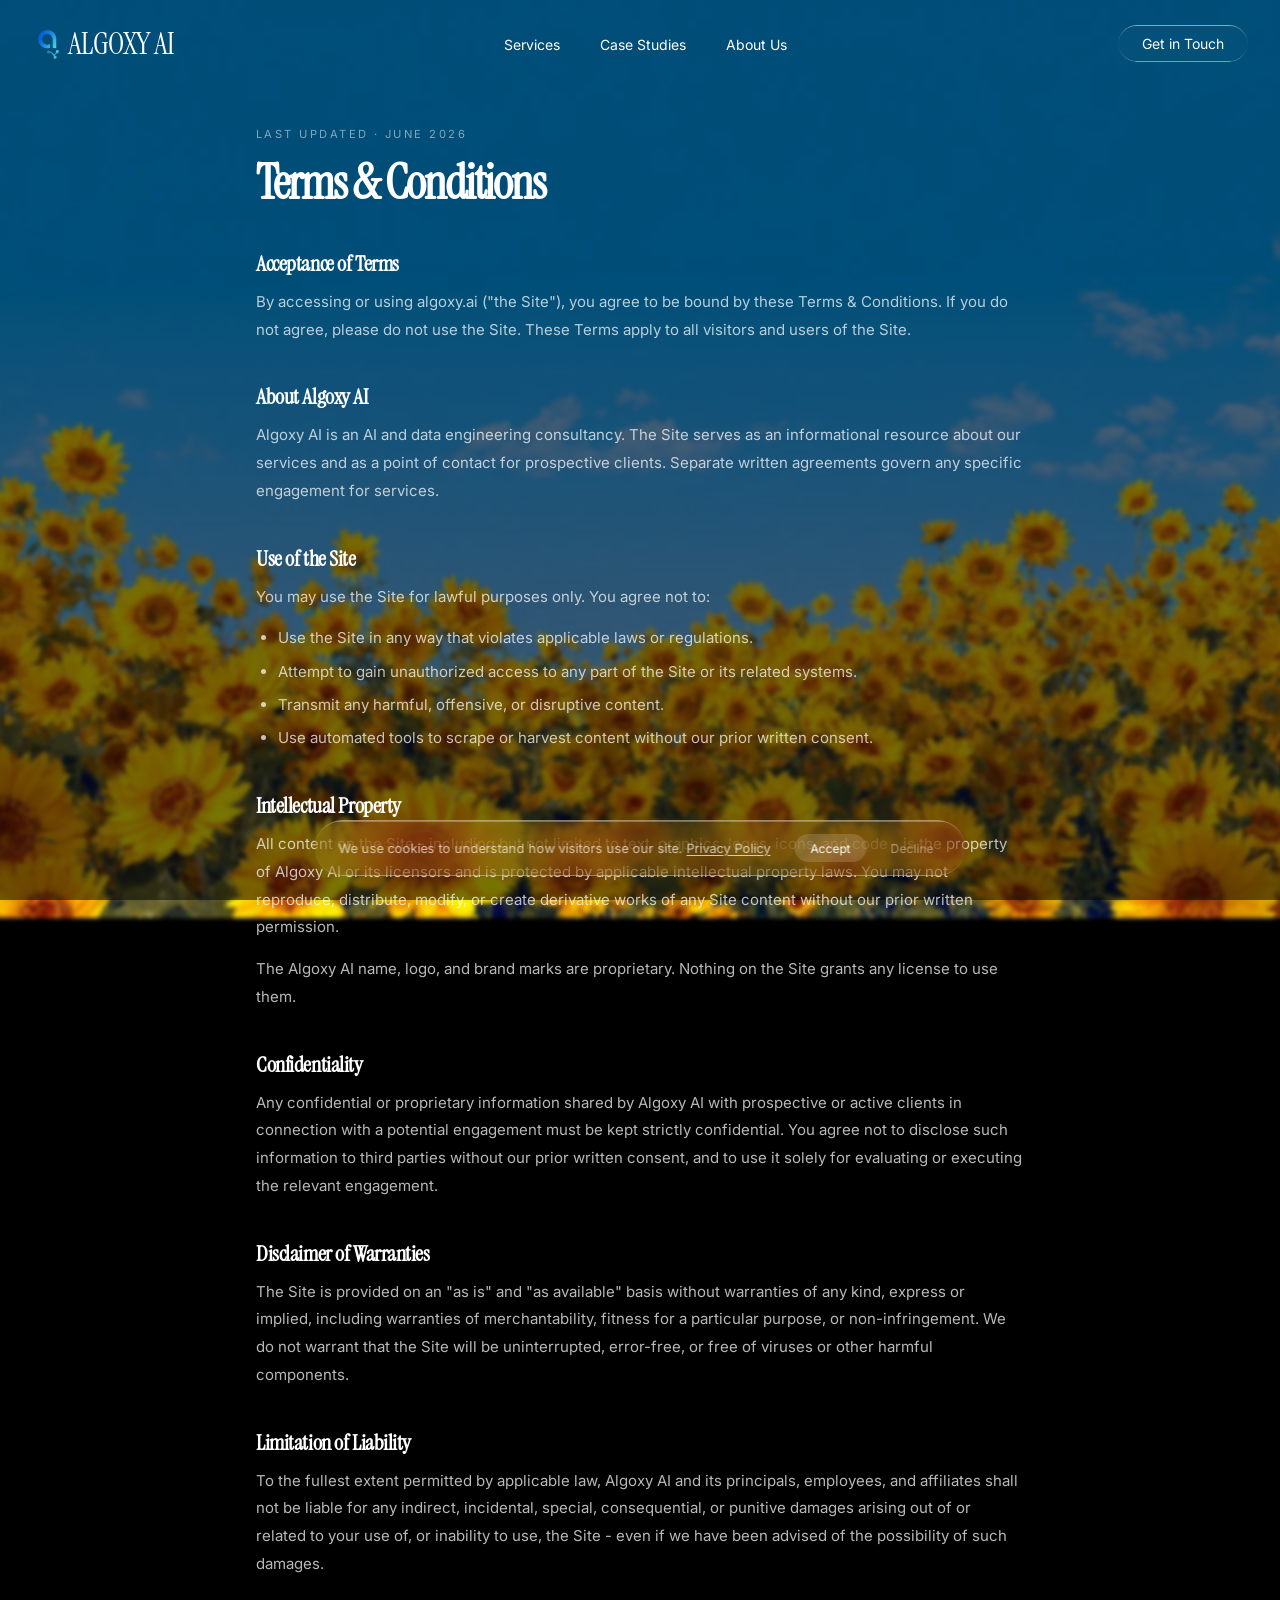
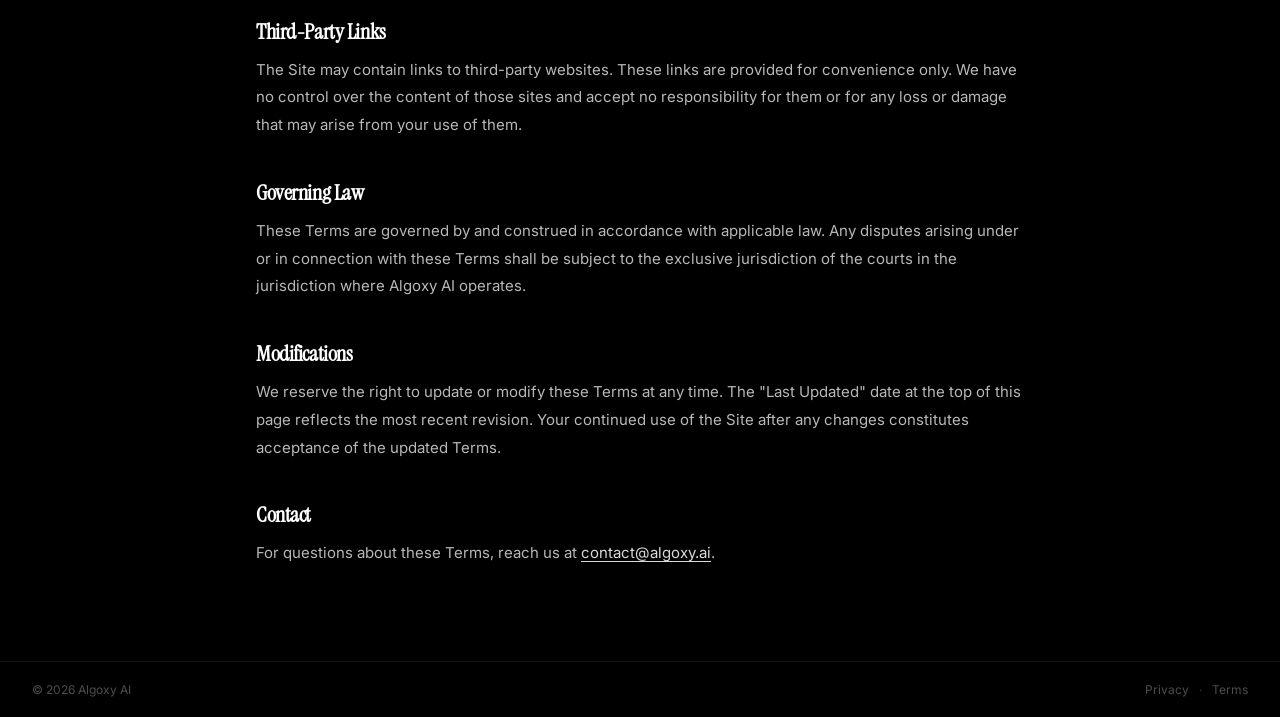
<file: terms.html>
<!DOCTYPE html>
<html lang="en">
<head>
  <meta charset="UTF-8" />
  <meta name="viewport" content="width=device-width, initial-scale=1.0" />
  <title>Terms &amp; Conditions | Algoxy AI</title>
  <link rel="icon" type="image/png" href="src/logo.png" />
  <meta name="description" content="Terms and conditions for using algoxy.ai and engaging Algoxy AI for services." />
  <meta name="robots" content="noindex" />
  <!-- Open Graph -->
  <meta property="og:type"        content="website" />
  <meta property="og:site_name"   content="Algoxy AI" />
  <meta property="og:url"         content="https://algoxy.ai/terms.html" />
  <meta property="og:title"       content="Terms &amp; Conditions | Algoxy AI" />
  <meta property="og:description" content="Terms and conditions for using algoxy.ai and engaging Algoxy AI for services." />
  <meta property="og:image"       content="https://algoxy.ai/src/og-image.png" />
  <!-- Analytics loaded conditionally via src/consent.js -->
  <link rel="preconnect" href="https://fonts.googleapis.com" />
  <link rel="preconnect" href="https://fonts.gstatic.com" crossorigin />
  <link href="https://fonts.googleapis.com/css2?family=Instrument+Serif:ital@0;1&family=Inter:wght@400;500&display=swap" rel="stylesheet" />

  <style>
    html, body {
      margin: 0;
      padding: 0;
    }

    *, *::before, *::after {
      box-sizing: border-box;
      margin: 0;
      padding: 0;
    }

    body {
      background-color: #000;
      color: #fff;
      font-family: 'Inter', sans-serif;
      -webkit-font-smoothing: antialiased;
    }

    /* ── Liquid Glass ─────────────────────────────────────────── */
    .liquid-glass {
      position: relative;
      background: rgba(255, 255, 255, 0.01);
      background-blend-mode: luminosity;
      backdrop-filter: blur(4px);
      -webkit-backdrop-filter: blur(4px);
      border: none;
      box-shadow: inset 0 1px 1px rgba(255, 255, 255, 0.15);
      overflow: hidden;
      cursor: pointer;
      color: #fff;
      font-family: 'Inter', sans-serif;
      transition: scale 0.2s ease;
    }

    .liquid-glass:hover { scale: 1.03; }

    .liquid-glass::before {
      content: '';
      position: absolute;
      inset: 0;
      border-radius: inherit;
      padding: 1.4px;
      background: linear-gradient(
        180deg,
        rgba(255, 255, 255, 0.45) 0%,
        rgba(255, 255, 255, 0.15) 20%,
        rgba(255, 255, 255, 0)    40%,
        rgba(255, 255, 255, 0)    60%,
        rgba(255, 255, 255, 0.15) 80%,
        rgba(255, 255, 255, 0.45) 100%
      );
      -webkit-mask: linear-gradient(#fff 0 0) content-box, linear-gradient(#fff 0 0);
      -webkit-mask-composite: xor;
      mask-composite: exclude;
      pointer-events: none;
    }

    /* ── Animations ───────────────────────────────────────────── */
    @keyframes fade-rise {
      from { opacity: 0; transform: translateY(24px); }
      to   { opacity: 1; transform: translateY(0); }
    }

    .animate-fade-rise       { animation: fade-rise 0.8s ease-out 0.1s  both; }
    .animate-fade-rise-delay { animation: fade-rise 0.8s ease-out 0.35s both; }

    /* ── Page ─────────────────────────────────────────────────── */
    .page {
      position: relative;
      min-height: 100vh;
      background: #000;
      display: flex;
      flex-direction: column;
    }

    /* ── Background (fixed so it stays put while scrolling) ───── */
    .bg-video {
      position: fixed;
      inset: 0;
      width: 100%;
      height: 100%;
      object-fit: cover;
      z-index: 0;
      filter: blur(2px);
      transform: scale(1.04);
    }

    .bg-overlay {
      position: fixed;
      inset: 0;
      background: rgba(0, 0, 0, 0.52);
      z-index: 1;
    }

    /* ── Content ──────────────────────────────────────────────── */
    .page-content {
      position: relative;
      z-index: 2;
      display: flex;
      flex-direction: column;
      flex: 1;
    }

    /* ── Navbar ───────────────────────────────────────────────── */
    .navbar {
      flex-shrink: 0;
      display: flex;
      flex-direction: row;
      justify-content: space-between;
      align-items: center;
      padding: 1.5rem 2rem;
      max-width: 80rem;
      width: 100%;
      margin: 0 auto;
    }

    .navbar-brand {
      font-family: 'Instrument Serif', serif;
      font-size: 1.875rem;
      letter-spacing: -0.025em;
      color: #fff;
      text-decoration: none;
      white-space: nowrap;
      display: flex;
      align-items: center;
      gap: 0.25rem;
    }

    .navbar-logo {
      height: 2rem;
      width: auto;
      display: block;
    }

    .navbar-links {
      display: none;
      flex-direction: row;
      gap: 2.5rem;
      list-style: none;
      flex: 1;
      justify-content: center;
    }

    .navbar-links a {
      font-size: 0.875rem;
      color: #fff;
      text-decoration: none;
      transition: opacity 0.2s ease;
    }

    .navbar-links a:hover { opacity: 0.8; }

    .navbar-cta {
      border-radius: 9999px;
      padding: 0.625rem 1.5rem;
      font-size: 0.875rem;
    }

    @media (min-width: 768px) {
      .navbar-links { display: flex; }
    }

    /* ── Legal body ───────────────────────────────────────────── */
    .legal-body {
      flex: 1;
      padding: 2.5rem 2rem 5rem;
      max-width: 52rem;
      margin: 0 auto;
      width: 100%;
    }

    .legal-label {
      font-family: 'Inter', sans-serif;
      font-size: 0.7rem;
      letter-spacing: 0.22em;
      text-transform: uppercase;
      color: rgba(255, 255, 255, 0.5);
      margin-bottom: 1rem;
    }

    .legal-heading {
      font-family: 'Instrument Serif', serif;
      font-size: clamp(2rem, 5vw, 3rem);
      letter-spacing: -0.04em;
      color: #fff;
      line-height: 1.1;
      margin-bottom: 2.5rem;
    }

    .legal-content h2 {
      font-family: 'Instrument Serif', serif;
      font-size: 1.35rem;
      color: #fff;
      letter-spacing: -0.02em;
      margin: 2.5rem 0 0.625rem;
    }

    .legal-content p {
      font-size: 0.9375rem;
      color: rgba(255, 255, 255, 0.72);
      line-height: 1.85;
      margin-bottom: 0.875rem;
    }

    .legal-content ul {
      margin: 0.375rem 0 0.875rem 1.375rem;
      color: rgba(255, 255, 255, 0.72);
      font-size: 0.9375rem;
      line-height: 1.85;
    }

    .legal-content ul li {
      margin-bottom: 0.35rem;
    }

    .legal-content a {
      color: rgba(255, 255, 255, 0.85);
      text-underline-offset: 3px;
    }

    .legal-content a:hover {
      color: #fff;
    }

    .legal-divider {
      border: none;
      border-top: 1px solid rgba(255, 255, 255, 0.08);
      margin: 3rem 0 0;
    }

    /* ── Mobile bottom nav ───────────────────────────────────── */
    .mobile-nav-bottom { display: none; }

    @media (max-width: 767px) {
      .navbar-cta { display: none; }
      .navbar     { justify-content: center; }

      .legal-body {
        padding: 1.75rem 1.25rem 3rem;
      }

      .mobile-nav-bottom {
        display: flex;
        justify-content: space-around;
        align-items: center;
        padding: 1.5rem 2rem 2rem;
      }

      .mobile-nav-bottom a {
        font-family: 'Inter', sans-serif;
        font-size: 0.75rem;
        letter-spacing: 0.08em;
        text-transform: uppercase;
        color: rgba(255, 255, 255, 0.75);
        text-decoration: underline;
        text-underline-offset: 5px;
        text-decoration-color: rgba(255, 255, 255, 0.35);
        transition: color 0.2s ease, text-decoration-color 0.2s ease;
      }

      .mobile-nav-bottom a:hover {
        color: #fff;
        text-decoration-color: rgba(255, 255, 255, 0.7);
      }
    }

    @media (max-width: 640px) {
      .navbar       { padding: 1.25rem 1.25rem; }
      .navbar-brand { font-size: 1.35rem; }
      .navbar-logo  { height: 1.5rem; }
    }

    /* ── Cookie consent banner ───────────────────────────────── */
    .cookie-banner {
      position: fixed;
      display: none;
      bottom: 1.5rem;
      left: 50%;
      transform: translateX(-50%);
      opacity: 0;
      z-index: 500;
      align-items: center;
      gap: 1.5rem;
      padding: 0.875rem 1rem 0.875rem 1.5rem;
      border-radius: 9999px;
      background: rgba(255, 255, 255, 0.04);
      backdrop-filter: blur(22px) saturate(1.8);
      -webkit-backdrop-filter: blur(22px) saturate(1.8);
      box-shadow: inset 0 1px 1px rgba(255, 255, 255, 0.15);
      white-space: nowrap;
      transition: opacity 0.35s ease;
    }

    .cookie-banner::before {
      content: '';
      position: absolute;
      inset: 0;
      border-radius: inherit;
      padding: 1.4px;
      background: linear-gradient(
        180deg,
        rgba(255, 255, 255, 0.3)  0%,
        rgba(255, 255, 255, 0.1)  20%,
        rgba(255, 255, 255, 0)    40%,
        rgba(255, 255, 255, 0)    60%,
        rgba(255, 255, 255, 0.1)  80%,
        rgba(255, 255, 255, 0.35) 100%
      );
      -webkit-mask: linear-gradient(#fff 0 0) content-box, linear-gradient(#fff 0 0);
      -webkit-mask-composite: xor;
      mask-composite: exclude;
      pointer-events: none;
    }

    .cookie-banner.visible { opacity: 1; }

    .cookie-text {
      font-family: 'Inter', sans-serif;
      font-size: 0.8rem;
      color: rgba(255, 255, 255, 0.7);
    }

    .cookie-actions {
      display: flex;
      gap: 0.5rem;
      flex-shrink: 0;
    }

    .cookie-btn {
      font-family: 'Inter', sans-serif;
      font-size: 0.75rem;
      border-radius: 9999px;
      padding: 0.4rem 1rem;
      cursor: pointer;
      border: none;
      transition: opacity 0.2s ease;
      touch-action: manipulation;
      -webkit-tap-highlight-color: transparent;
    }

    .cookie-accept  { background: rgba(255, 255, 255, 0.15); color: #fff; }
    .cookie-decline { background: transparent; color: rgba(255, 255, 255, 0.45); }
    .cookie-btn:hover { opacity: 0.75; }

    @media (max-width: 640px) {
      .cookie-banner {
        flex-direction: column;
        gap: 0.75rem;
        border-radius: 1.25rem;
        padding: 1rem 1.25rem;
        width: calc(100% - 2.5rem);
        white-space: normal;
        text-align: center;
        bottom: 5rem;
      }
    }

    /* ── Site footer ──────────────────────────────────────────── */
    .site-footer {
      position: relative;
      z-index: 2;
      display: flex;
      justify-content: space-between;
      align-items: center;
      padding: 1.25rem 2rem;
      max-width: 80rem;
      width: 100%;
      margin: 0 auto;
      border-top: 1px solid rgba(255, 255, 255, 0.07);
      flex-shrink: 0;
    }

    .footer-copy {
      font-family: 'Inter', sans-serif;
      font-size: 0.75rem;
      color: rgba(255, 255, 255, 0.3);
    }

    .footer-links {
      display: flex;
      align-items: center;
      gap: 0.625rem;
    }

    .footer-links a {
      font-family: 'Inter', sans-serif;
      font-size: 0.75rem;
      color: rgba(255, 255, 255, 0.3);
      text-decoration: none;
      transition: color 0.2s ease;
    }

    .footer-links a:hover { color: rgba(255, 255, 255, 0.7); }

    .footer-sep {
      font-size: 0.75rem;
      color: rgba(255, 255, 255, 0.2);
    }

    @media (max-width: 767px) {
      .site-footer { display: none; }
    }
  </style>
</head>
<body>
  <div class="page">

    <img src="src/photo.webp" alt="" class="bg-video" />
    <div class="bg-overlay"></div>

    <div class="page-content">

      <nav class="navbar animate-fade-rise">
        <a href="index.html" class="navbar-brand">
          <img src="src/logo.webp" alt="Algoxy AI Logo" class="navbar-logo" />
          ALGOXY AI
        </a>
        <ul class="navbar-links">
          <li><a href="services.html">Services</a></li>
          <li><a href="case-studies.html">Case Studies</a></li>
          <li><a href="about.html">About Us</a></li>
        </ul>
        <a href="mailto:contact@algoxy.ai" class="liquid-glass navbar-cta" style="text-decoration:none;">Get in Touch</a>
      </nav>

      <div class="legal-body">
        <p class="legal-label animate-fade-rise">Last Updated &middot; June 2026</p>
        <h1 class="legal-heading animate-fade-rise">Terms &amp; Conditions</h1>

        <div class="legal-content animate-fade-rise-delay">

          <h2>Acceptance of Terms</h2>
          <p>By accessing or using algoxy.ai ("the Site"), you agree to be bound by these Terms &amp; Conditions. If you do not agree, please do not use the Site. These Terms apply to all visitors and users of the Site.</p>

          <h2>About Algoxy AI</h2>
          <p>Algoxy AI is an AI and data engineering consultancy. The Site serves as an informational resource about our services and as a point of contact for prospective clients. Separate written agreements govern any specific engagement for services.</p>

          <h2>Use of the Site</h2>
          <p>You may use the Site for lawful purposes only. You agree not to:</p>
          <ul>
            <li>Use the Site in any way that violates applicable laws or regulations.</li>
            <li>Attempt to gain unauthorized access to any part of the Site or its related systems.</li>
            <li>Transmit any harmful, offensive, or disruptive content.</li>
            <li>Use automated tools to scrape or harvest content without our prior written consent.</li>
          </ul>

          <h2>Intellectual Property</h2>
          <p>All content on the Site - including but not limited to text, graphics, logos, icons, and code - is the property of Algoxy AI or its licensors and is protected by applicable intellectual property laws. You may not reproduce, distribute, modify, or create derivative works of any Site content without our prior written permission.</p>
          <p>The Algoxy AI name, logo, and brand marks are proprietary. Nothing on the Site grants any license to use them.</p>

          <h2>Confidentiality</h2>
          <p>Any confidential or proprietary information shared by Algoxy AI with prospective or active clients in connection with a potential engagement must be kept strictly confidential. You agree not to disclose such information to third parties without our prior written consent, and to use it solely for evaluating or executing the relevant engagement.</p>

          <h2>Disclaimer of Warranties</h2>
          <p>The Site is provided on an "as is" and "as available" basis without warranties of any kind, express or implied, including warranties of merchantability, fitness for a particular purpose, or non-infringement. We do not warrant that the Site will be uninterrupted, error-free, or free of viruses or other harmful components.</p>

          <h2>Limitation of Liability</h2>
          <p>To the fullest extent permitted by applicable law, Algoxy AI and its principals, employees, and affiliates shall not be liable for any indirect, incidental, special, consequential, or punitive damages arising out of or related to your use of, or inability to use, the Site - even if we have been advised of the possibility of such damages.</p>

          <h2>Third-Party Links</h2>
          <p>The Site may contain links to third-party websites. These links are provided for convenience only. We have no control over the content of those sites and accept no responsibility for them or for any loss or damage that may arise from your use of them.</p>

          <h2>Governing Law</h2>
          <p>These Terms are governed by and construed in accordance with applicable law. Any disputes arising under or in connection with these Terms shall be subject to the exclusive jurisdiction of the courts in the jurisdiction where Algoxy AI operates.</p>

          <h2>Modifications</h2>
          <p>We reserve the right to update or modify these Terms at any time. The "Last Updated" date at the top of this page reflects the most recent revision. Your continued use of the Site after any changes constitutes acceptance of the updated Terms.</p>

          <h2>Contact</h2>
          <p>For questions about these Terms, reach us at <a href="mailto:contact@algoxy.ai">contact@algoxy.ai</a>.</p>


        </div>
      </div>

      <nav class="mobile-nav-bottom">
        <a href="index.html">Home</a>
        <a href="services.html">Services</a>
        <a href="about.html">About Us</a>
      </nav>

      <footer class="site-footer">
        <span class="footer-copy">&copy; 2026 Algoxy AI</span>
        <nav class="footer-links">
          <a href="privacy.html">Privacy</a>
          <span class="footer-sep">&middot;</span>
          <a href="terms.html">Terms</a>
        </nav>
      </footer>

    </div>
  </div>

  <!-- Cookie consent banner -->
  <div class="cookie-banner" id="cookieBanner">
    <p class="cookie-text">We use cookies to understand how visitors use our site. <a href="privacy.html" style="color:inherit;text-underline-offset:2px;">Privacy Policy</a></p>
    <div class="cookie-actions">
      <button class="cookie-btn cookie-accept"  id="cookieAccept">Accept</button>
      <button class="cookie-btn cookie-decline" id="cookieDecline">Decline</button>
    </div>
  </div>
  <script src="src/consent.js"></script>
</body>
</html>
</file>
